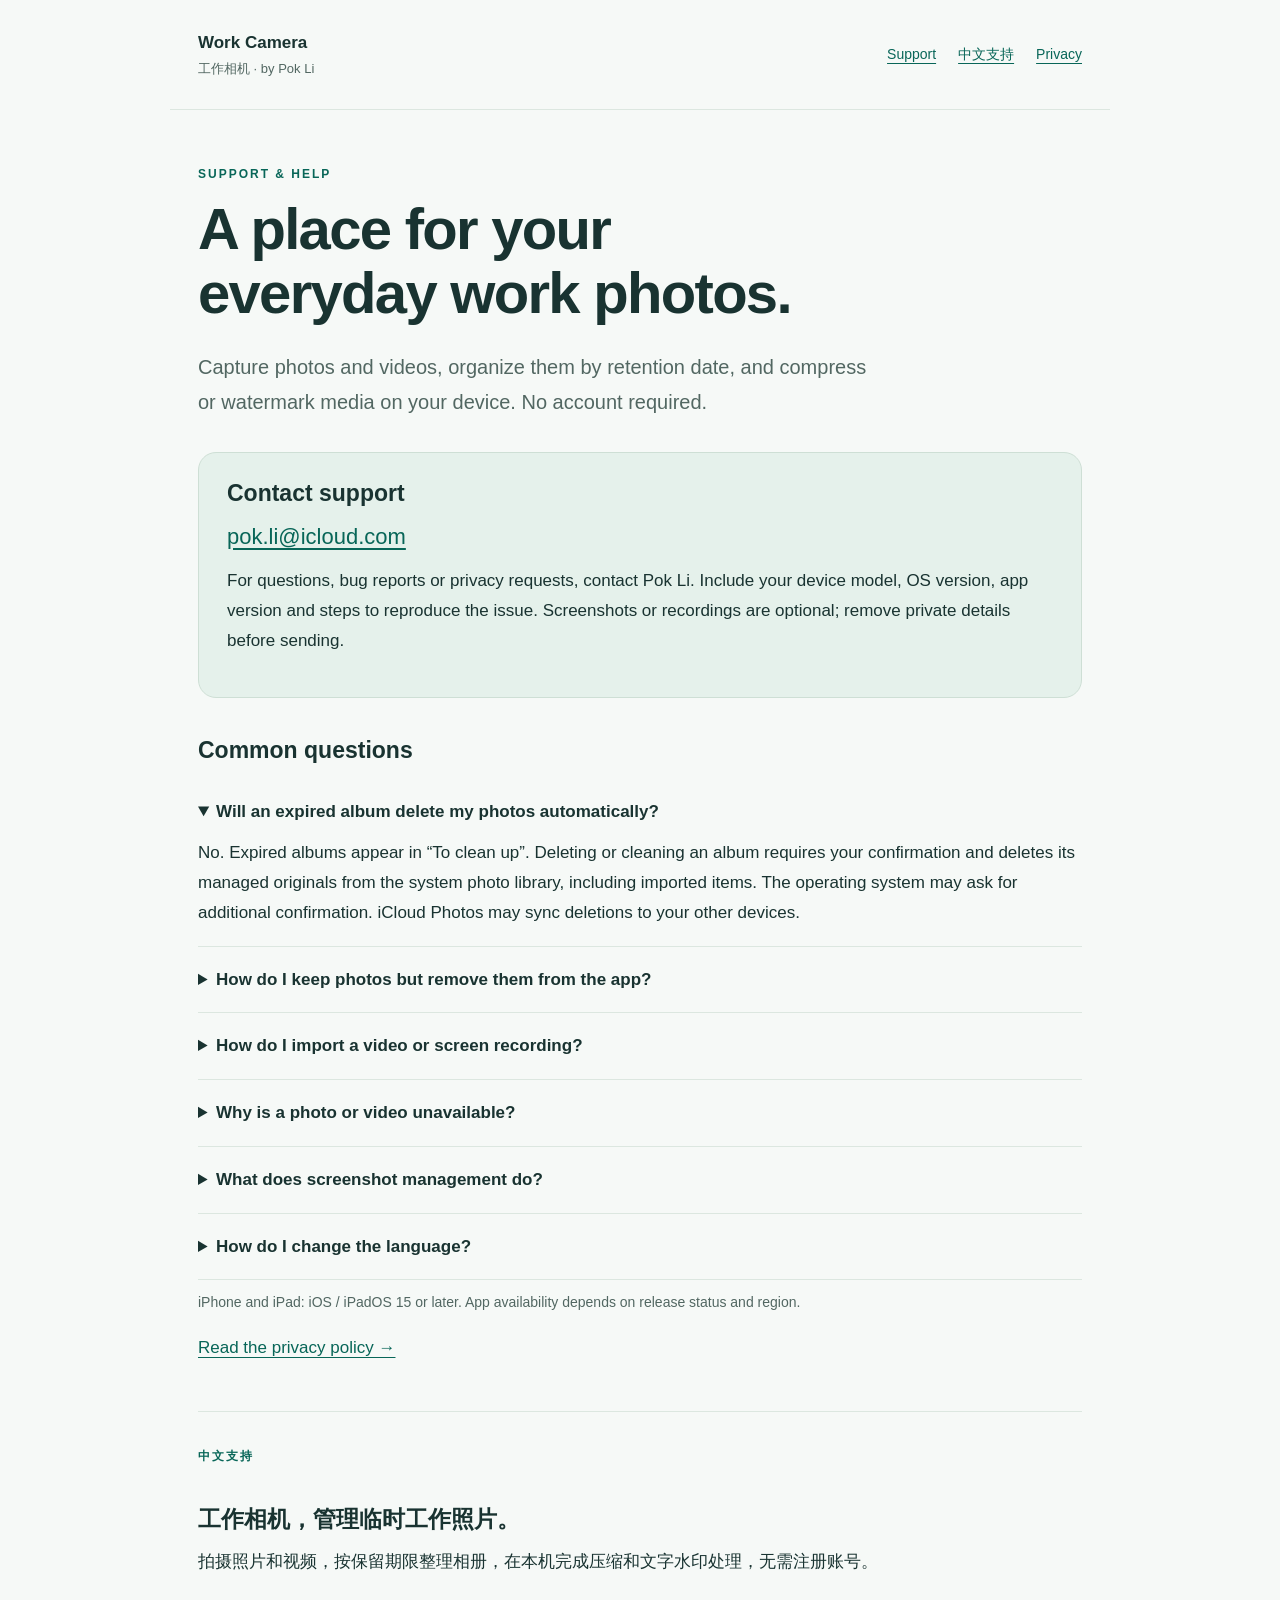
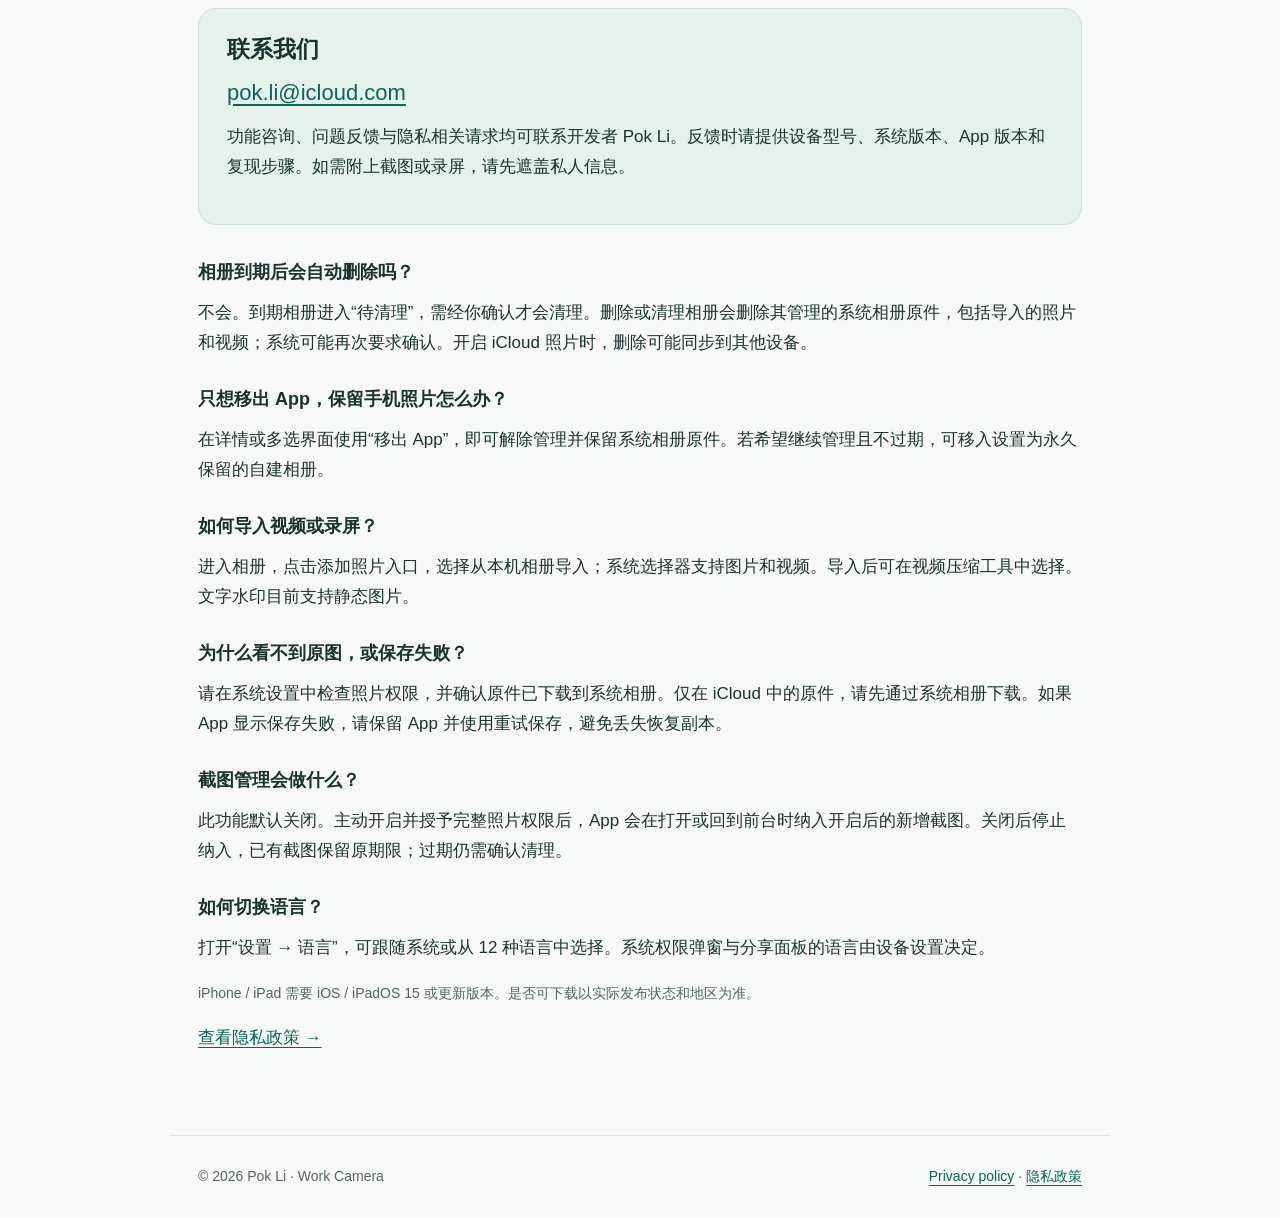
<file: index.html>
<!doctype html>
<html lang="en">
<head><meta charset="utf-8"><meta name="viewport" content="width=device-width,initial-scale=1"><meta name="description" content="Work Camera support: photo and video albums, compression, watermarks, permissions and privacy."><title>Work Camera — Support / 工作相机支持</title><link rel="stylesheet" href="styles.css"></head>
<body>
<header><a class="brand" href="index.html">Work Camera<small lang="zh-Hans">工作相机 · by Pok Li</small></a><nav aria-label="Navigation"><a href="#support">Support</a><a href="#zh" lang="zh-Hans">中文支持</a><a href="privacy.html">Privacy</a></nav></header>
<main>
<section id="support"><div class="eyebrow">Support &amp; help</div><h1>A place for your<br>everyday work photos.</h1><p class="intro">Capture photos and videos, organize them by retention date, and compress or watermark media on your device. No account required.</p>
<div class="contact"><h2>Contact support</h2><a href="mailto:pok.li@icloud.com">pok.li@icloud.com</a><p>For questions, bug reports or privacy requests, contact Pok Li. Include your device model, OS version, app version and steps to reproduce the issue. Screenshots or recordings are optional; remove private details before sending.</p></div>
<h2>Common questions</h2>
<details open><summary>Will an expired album delete my photos automatically?</summary><p>No. Expired albums appear in “To clean up”. Deleting or cleaning an album requires your confirmation and deletes its managed originals from the system photo library, including imported items. The operating system may ask for additional confirmation. iCloud Photos may sync deletions to your other devices.</p></details>
<details><summary>How do I keep photos but remove them from the app?</summary><p>Use “Remove from App” in the media detail or selection view. This removes app management while keeping originals in the system photo library. To keep managing media without an expiry date, move it to an album set to keep forever.</p></details>
<details><summary>How do I import a video or screen recording?</summary><p>Open an album, use its add-media action and choose the import option. Select photos or videos from the system picker. Then select the imported media in the compression or watermark tool. Text watermarks currently support still images.</p></details>
<details><summary>Why is a photo or video unavailable?</summary><p>Check photo permissions in system Settings and make sure the original is available locally in Photos. For cloud-only items, first download the original using Photos. If the app reports a failed save, keep the app installed and use its retry action to protect the recovery copy.</p></details>
<details><summary>What does screenshot management do?</summary><p>It is off by default. When enabled with full photo access, it adds new screenshots taken after activation to managed albums when the app opens or returns to the foreground. Turning it off stops new imports; existing managed items retain their expiry dates. Expiry still requires confirmed cleanup.</p></details>
<details><summary>How do I change the language?</summary><p>Open Settings → Language. Choose the system language or one of the 12 supported languages. System permission prompts and share sheets follow your device settings.</p></details>
<p class="meta">iPhone and iPad: iOS / iPadOS 15 or later. App availability depends on release status and region.</p>
<p><a href="privacy.html">Read the privacy policy →</a></p></section>
<section class="language" id="zh" lang="zh-Hans"><div class="eyebrow">中文支持</div><h2>工作相机，管理临时工作照片。</h2><p>拍摄照片和视频，按保留期限整理相册，在本机完成压缩和文字水印处理，无需注册账号。</p><div class="contact"><h2>联系我们</h2><a href="mailto:pok.li@icloud.com">pok.li@icloud.com</a><p>功能咨询、问题反馈与隐私相关请求均可联系开发者 Pok Li。反馈时请提供设备型号、系统版本、App 版本和复现步骤。如需附上截图或录屏，请先遮盖私人信息。</p></div>
<h3>相册到期后会自动删除吗？</h3><p>不会。到期相册进入“待清理”，需经你确认才会清理。删除或清理相册会删除其管理的系统相册原件，包括导入的照片和视频；系统可能再次要求确认。开启 iCloud 照片时，删除可能同步到其他设备。</p>
<h3>只想移出 App，保留手机照片怎么办？</h3><p>在详情或多选界面使用“移出 App”，即可解除管理并保留系统相册原件。若希望继续管理且不过期，可移入设置为永久保留的自建相册。</p>
<h3>如何导入视频或录屏？</h3><p>进入相册，点击添加照片入口，选择从本机相册导入；系统选择器支持图片和视频。导入后可在视频压缩工具中选择。文字水印目前支持静态图片。</p>
<h3>为什么看不到原图，或保存失败？</h3><p>请在系统设置中检查照片权限，并确认原件已下载到系统相册。仅在 iCloud 中的原件，请先通过系统相册下载。如果 App 显示保存失败，请保留 App 并使用重试保存，避免丢失恢复副本。</p>
<h3>截图管理会做什么？</h3><p>此功能默认关闭。主动开启并授予完整照片权限后，App 会在打开或回到前台时纳入开启后的新增截图。关闭后停止纳入，已有截图保留原期限；过期仍需确认清理。</p>
<h3>如何切换语言？</h3><p>打开“设置 → 语言”，可跟随系统或从 12 种语言中选择。系统权限弹窗与分享面板的语言由设备设置决定。</p><p class="meta">iPhone / iPad 需要 iOS / iPadOS 15 或更新版本。是否可下载以实际发布状态和地区为准。</p><p><a href="privacy-zh.html">查看隐私政策 →</a></p></section>
</main><footer><span>© 2026 Pok Li · Work Camera</span><span><a href="privacy.html">Privacy policy</a> · <a href="privacy-zh.html" lang="zh-Hans">隐私政策</a></span></footer>
</body></html>
</file>
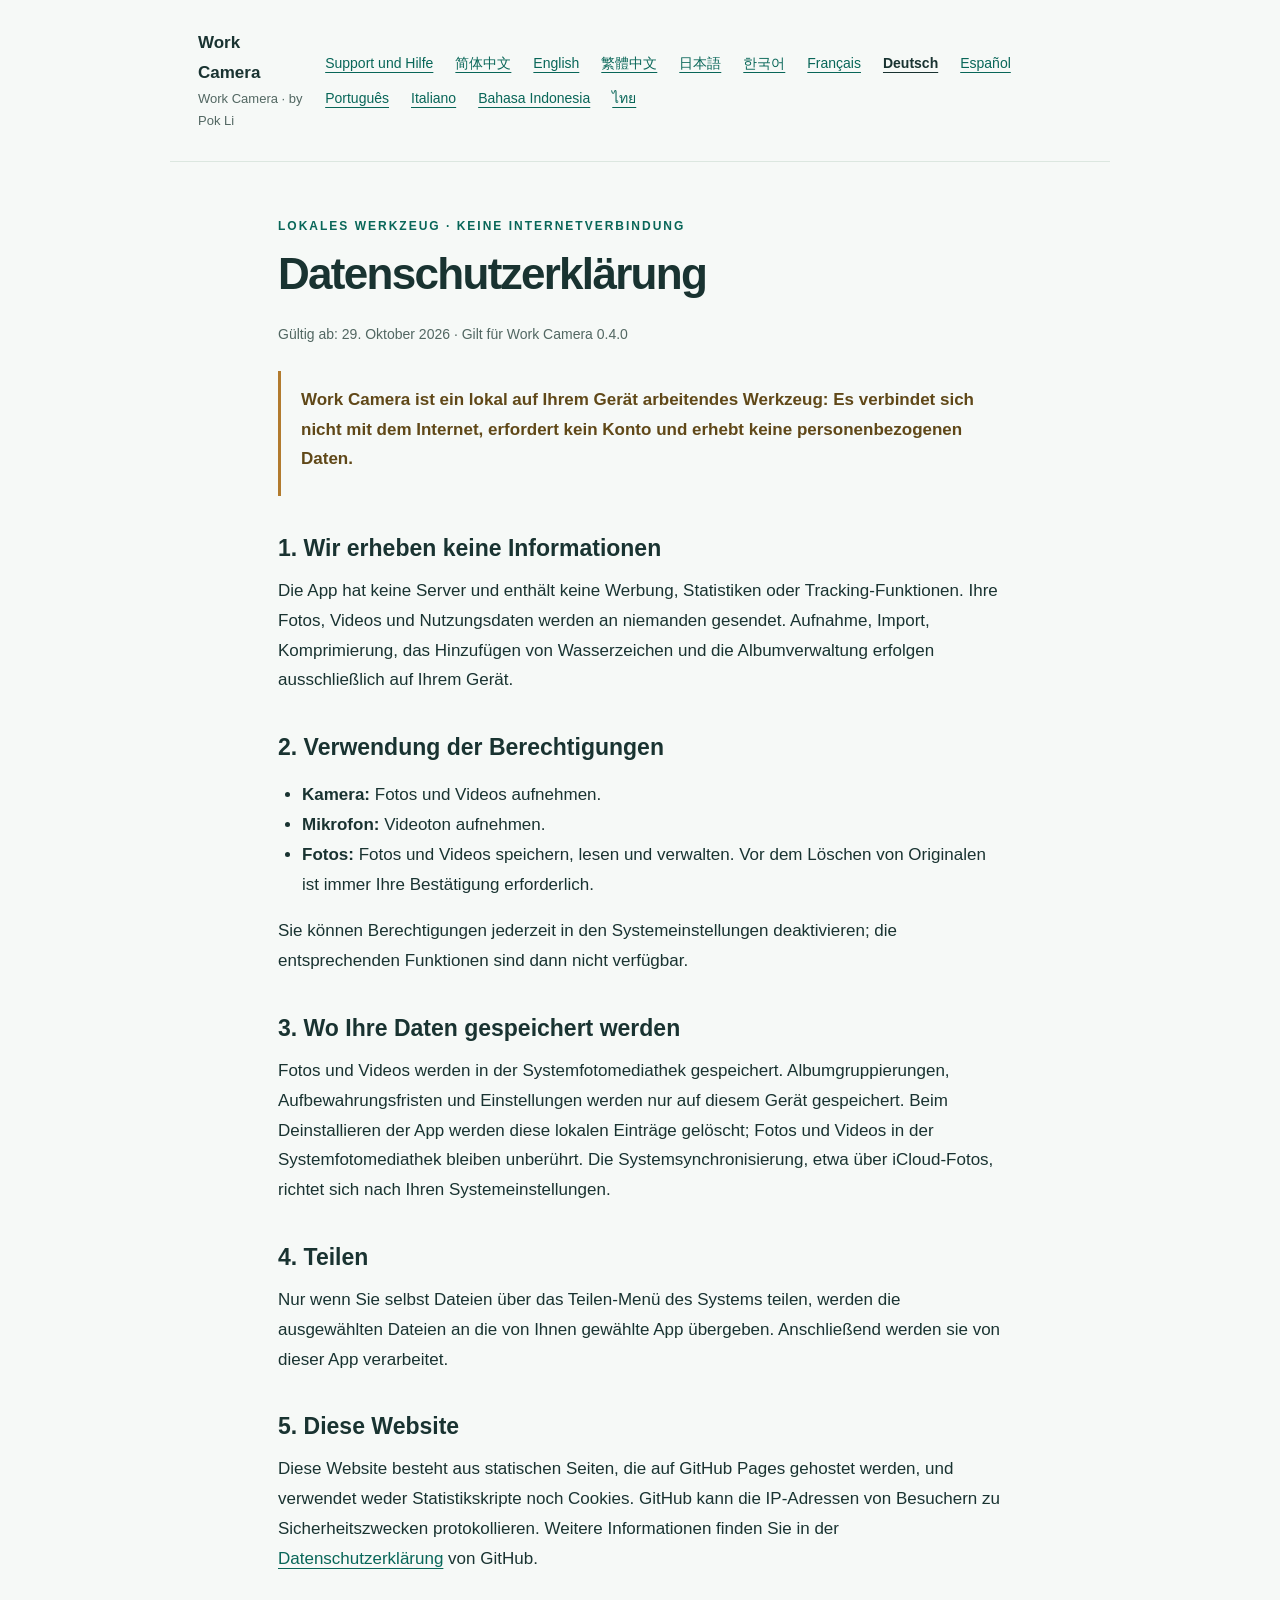
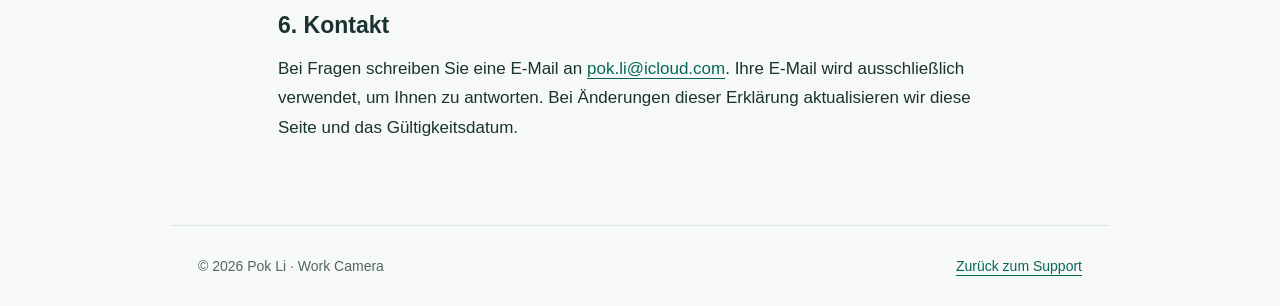
<file: privacy-de.html>
<!doctype html>
<html lang="de"><head><meta charset="utf-8"><meta name="viewport" content="width=device-width,initial-scale=1"><meta name="description" content="Datenschutzerklärung für Work Camera: ein lokales Werkzeug ohne Internetverbindung und ohne Erhebung personenbezogener Daten."><title>Datenschutzerklärung — Work Camera</title><link rel="stylesheet" href="styles.css"></head><body>
<header><a class="brand" href="index.html">Work Camera<small>Work Camera · by Pok Li</small></a><nav aria-label="Navigation"><a href="index.html">Support und Hilfe</a><a href="privacy-zh.html" lang="zh-Hans" hreflang="zh-Hans">简体中文</a><a href="privacy.html" lang="en" hreflang="en">English</a><a href="privacy-zh-Hant.html" lang="zh-Hant" hreflang="zh-Hant">繁體中文</a><a href="privacy-ja.html" lang="ja" hreflang="ja">日本語</a><a href="privacy-ko.html" lang="ko" hreflang="ko">한국어</a><a href="privacy-fr.html" lang="fr" hreflang="fr">Français</a><span lang="de" aria-current="page">Deutsch</span><a href="privacy-es.html" lang="es" hreflang="es">Español</a><a href="privacy-pt.html" lang="pt" hreflang="pt">Português</a><a href="privacy-it.html" lang="it" hreflang="it">Italiano</a><a href="privacy-id.html" lang="id" hreflang="id">Bahasa Indonesia</a><a href="privacy-th.html" lang="th" hreflang="th">ไทย</a></nav></header>
<main class="policy"><div class="eyebrow">Lokales Werkzeug · Keine Internetverbindung</div><h1>Datenschutzerklärung</h1><p class="meta">Gültig ab: 29. Oktober 2026 · Gilt für Work Camera 0.4.0</p>
<div class="notice"><p><strong>Work Camera ist ein lokal auf Ihrem Gerät arbeitendes Werkzeug: Es verbindet sich nicht mit dem Internet, erfordert kein Konto und erhebt keine personenbezogenen Daten.</strong></p></div>
<h2>1. Wir erheben keine Informationen</h2><p>Die App hat keine Server und enthält keine Werbung, Statistiken oder Tracking-Funktionen. Ihre Fotos, Videos und Nutzungsdaten werden an niemanden gesendet. Aufnahme, Import, Komprimierung, das Hinzufügen von Wasserzeichen und die Albumverwaltung erfolgen ausschließlich auf Ihrem Gerät.</p>
<h2>2. Verwendung der Berechtigungen</h2><ul><li><strong>Kamera:</strong> Fotos und Videos aufnehmen.</li><li><strong>Mikrofon:</strong> Videoton aufnehmen.</li><li><strong>Fotos:</strong> Fotos und Videos speichern, lesen und verwalten. Vor dem Löschen von Originalen ist immer Ihre Bestätigung erforderlich.</li></ul><p>Sie können Berechtigungen jederzeit in den Systemeinstellungen deaktivieren; die entsprechenden Funktionen sind dann nicht verfügbar.</p>
<h2>3. Wo Ihre Daten gespeichert werden</h2><p>Fotos und Videos werden in der Systemfotomediathek gespeichert. Albumgruppierungen, Aufbewahrungsfristen und Einstellungen werden nur auf diesem Gerät gespeichert. Beim Deinstallieren der App werden diese lokalen Einträge gelöscht; Fotos und Videos in der Systemfotomediathek bleiben unberührt. Die Systemsynchronisierung, etwa über iCloud-Fotos, richtet sich nach Ihren Systemeinstellungen.</p>
<h2>4. Teilen</h2><p>Nur wenn Sie selbst Dateien über das Teilen-Menü des Systems teilen, werden die ausgewählten Dateien an die von Ihnen gewählte App übergeben. Anschließend werden sie von dieser App verarbeitet.</p>
<h2>5. Diese Website</h2><p>Diese Website besteht aus statischen Seiten, die auf GitHub Pages gehostet werden, und verwendet weder Statistikskripte noch Cookies. GitHub kann die IP-Adressen von Besuchern zu Sicherheitszwecken protokollieren. Weitere Informationen finden Sie in der <a href="https://docs.github.com/en/site-policy/privacy-policies/github-general-privacy-statement">Datenschutzerklärung</a> von GitHub.</p>
<h2>6. Kontakt</h2><p>Bei Fragen schreiben Sie eine E-Mail an <a href="mailto:pok.li@icloud.com">pok.li@icloud.com</a>. Ihre E-Mail wird ausschließlich verwendet, um Ihnen zu antworten. Bei Änderungen dieser Erklärung aktualisieren wir diese Seite und das Gültigkeitsdatum.</p>
</main><footer><span>© 2026 Pok Li · Work Camera</span><a href="index.html">Zurück zum Support</a></footer></body></html>
</file>
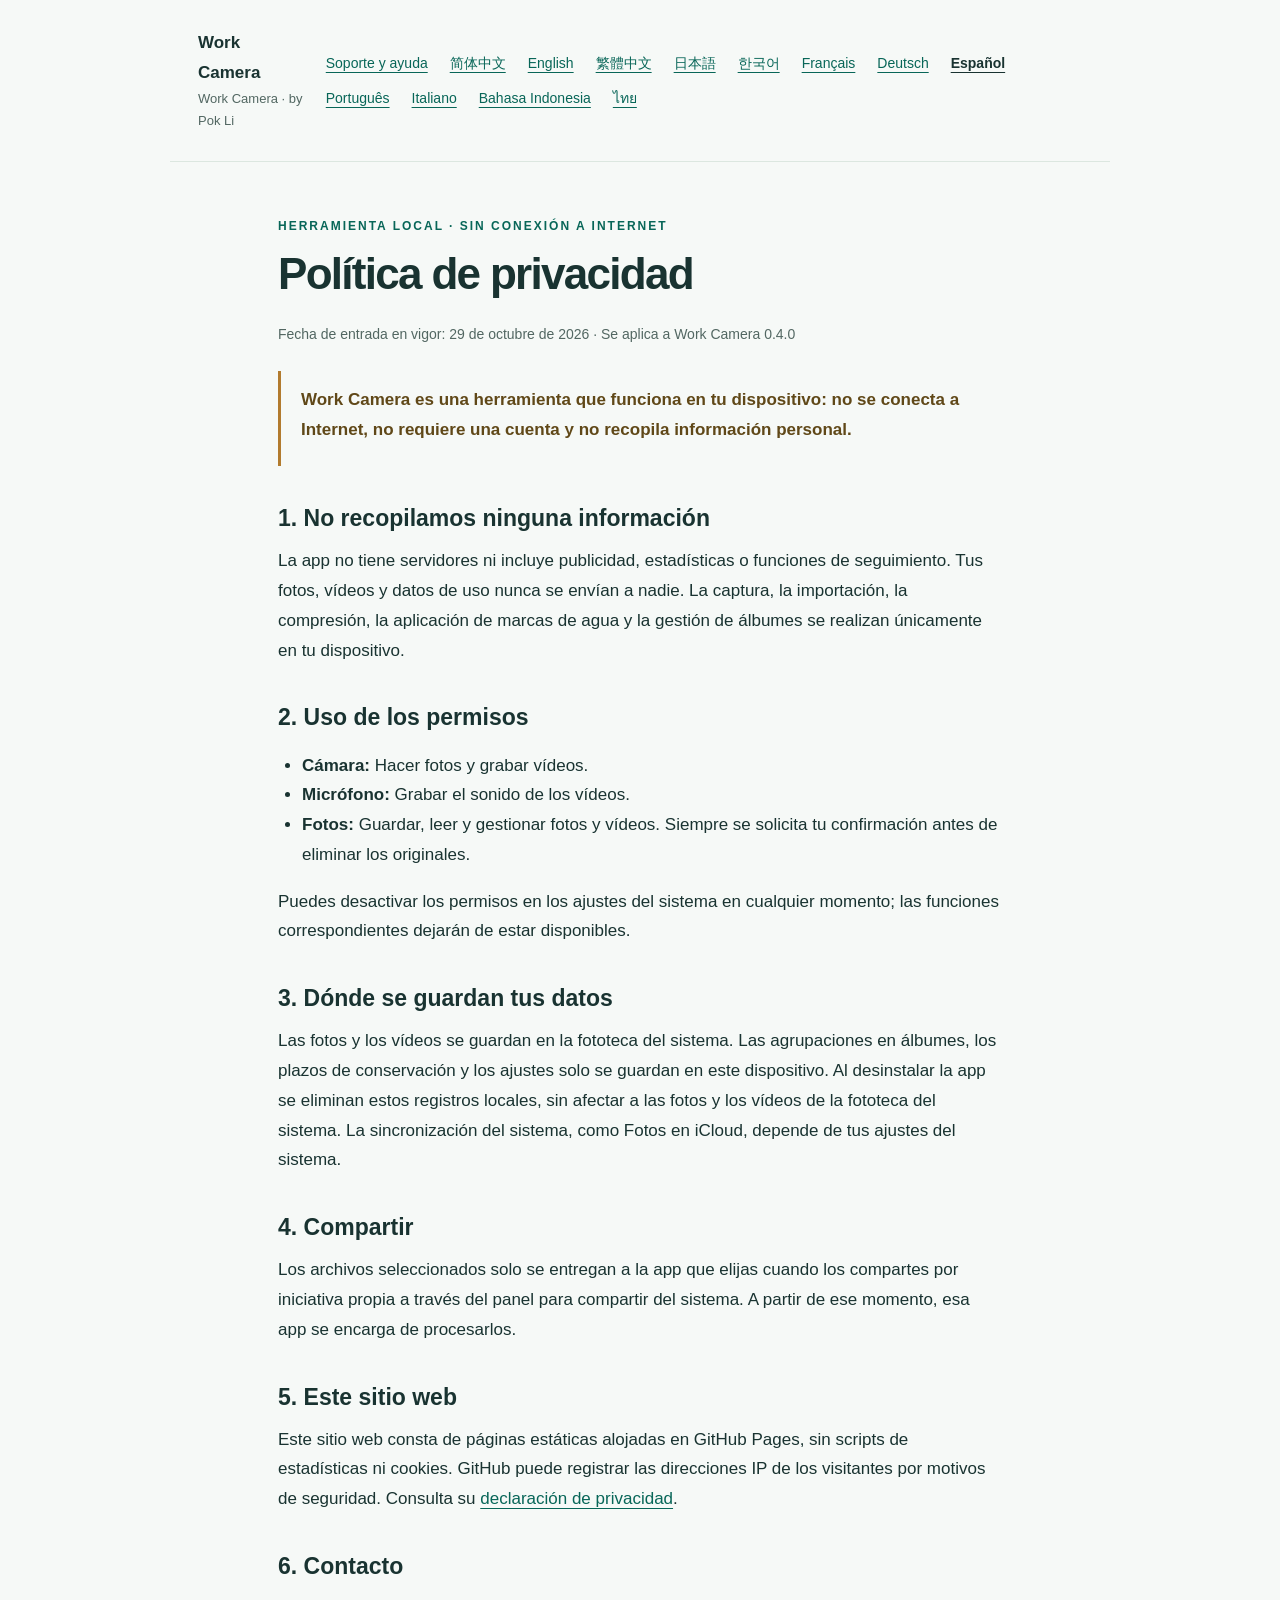
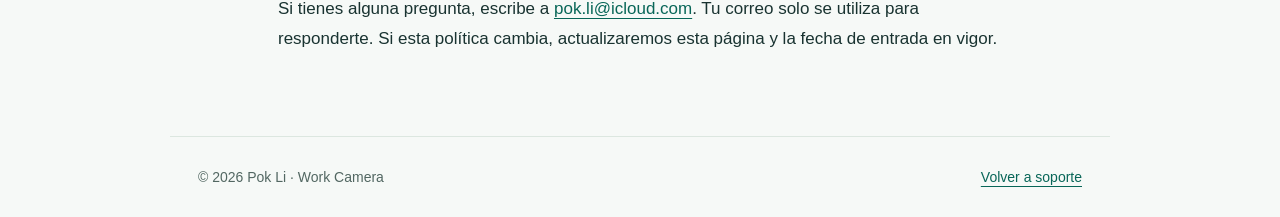
<file: privacy-es.html>
<!doctype html>
<html lang="es"><head><meta charset="utf-8"><meta name="viewport" content="width=device-width,initial-scale=1"><meta name="description" content="Política de privacidad de Work Camera: una herramienta local que no se conecta a Internet ni recopila información personal."><title>Política de privacidad — Work Camera</title><link rel="stylesheet" href="styles.css"></head><body>
<header><a class="brand" href="index.html">Work Camera<small>Work Camera · by Pok Li</small></a><nav aria-label="Navegación"><a href="index.html">Soporte y ayuda</a><a href="privacy-zh.html" lang="zh-Hans" hreflang="zh-Hans">简体中文</a><a href="privacy.html" lang="en" hreflang="en">English</a><a href="privacy-zh-Hant.html" lang="zh-Hant" hreflang="zh-Hant">繁體中文</a><a href="privacy-ja.html" lang="ja" hreflang="ja">日本語</a><a href="privacy-ko.html" lang="ko" hreflang="ko">한국어</a><a href="privacy-fr.html" lang="fr" hreflang="fr">Français</a><a href="privacy-de.html" lang="de" hreflang="de">Deutsch</a><span lang="es" aria-current="page">Español</span><a href="privacy-pt.html" lang="pt" hreflang="pt">Português</a><a href="privacy-it.html" lang="it" hreflang="it">Italiano</a><a href="privacy-id.html" lang="id" hreflang="id">Bahasa Indonesia</a><a href="privacy-th.html" lang="th" hreflang="th">ไทย</a></nav></header>
<main class="policy"><div class="eyebrow">Herramienta local · Sin conexión a Internet</div><h1>Política de privacidad</h1><p class="meta">Fecha de entrada en vigor: 29 de octubre de 2026 · Se aplica a Work Camera 0.4.0</p>
<div class="notice"><p><strong>Work Camera es una herramienta que funciona en tu dispositivo: no se conecta a Internet, no requiere una cuenta y no recopila información personal.</strong></p></div>
<h2>1. No recopilamos ninguna información</h2><p>La app no tiene servidores ni incluye publicidad, estadísticas o funciones de seguimiento. Tus fotos, vídeos y datos de uso nunca se envían a nadie. La captura, la importación, la compresión, la aplicación de marcas de agua y la gestión de álbumes se realizan únicamente en tu dispositivo.</p>
<h2>2. Uso de los permisos</h2><ul><li><strong>Cámara:</strong> Hacer fotos y grabar vídeos.</li><li><strong>Micrófono:</strong> Grabar el sonido de los vídeos.</li><li><strong>Fotos:</strong> Guardar, leer y gestionar fotos y vídeos. Siempre se solicita tu confirmación antes de eliminar los originales.</li></ul><p>Puedes desactivar los permisos en los ajustes del sistema en cualquier momento; las funciones correspondientes dejarán de estar disponibles.</p>
<h2>3. Dónde se guardan tus datos</h2><p>Las fotos y los vídeos se guardan en la fototeca del sistema. Las agrupaciones en álbumes, los plazos de conservación y los ajustes solo se guardan en este dispositivo. Al desinstalar la app se eliminan estos registros locales, sin afectar a las fotos y los vídeos de la fototeca del sistema. La sincronización del sistema, como Fotos en iCloud, depende de tus ajustes del sistema.</p>
<h2>4. Compartir</h2><p>Los archivos seleccionados solo se entregan a la app que elijas cuando los compartes por iniciativa propia a través del panel para compartir del sistema. A partir de ese momento, esa app se encarga de procesarlos.</p>
<h2>5. Este sitio web</h2><p>Este sitio web consta de páginas estáticas alojadas en GitHub Pages, sin scripts de estadísticas ni cookies. GitHub puede registrar las direcciones IP de los visitantes por motivos de seguridad. Consulta su <a href="https://docs.github.com/en/site-policy/privacy-policies/github-general-privacy-statement">declaración de privacidad</a>.</p>
<h2>6. Contacto</h2><p>Si tienes alguna pregunta, escribe a <a href="mailto:pok.li@icloud.com">pok.li@icloud.com</a>. Tu correo solo se utiliza para responderte. Si esta política cambia, actualizaremos esta página y la fecha de entrada en vigor.</p>
</main><footer><span>© 2026 Pok Li · Work Camera</span><a href="index.html">Volver a soporte</a></footer></body></html>
</file>
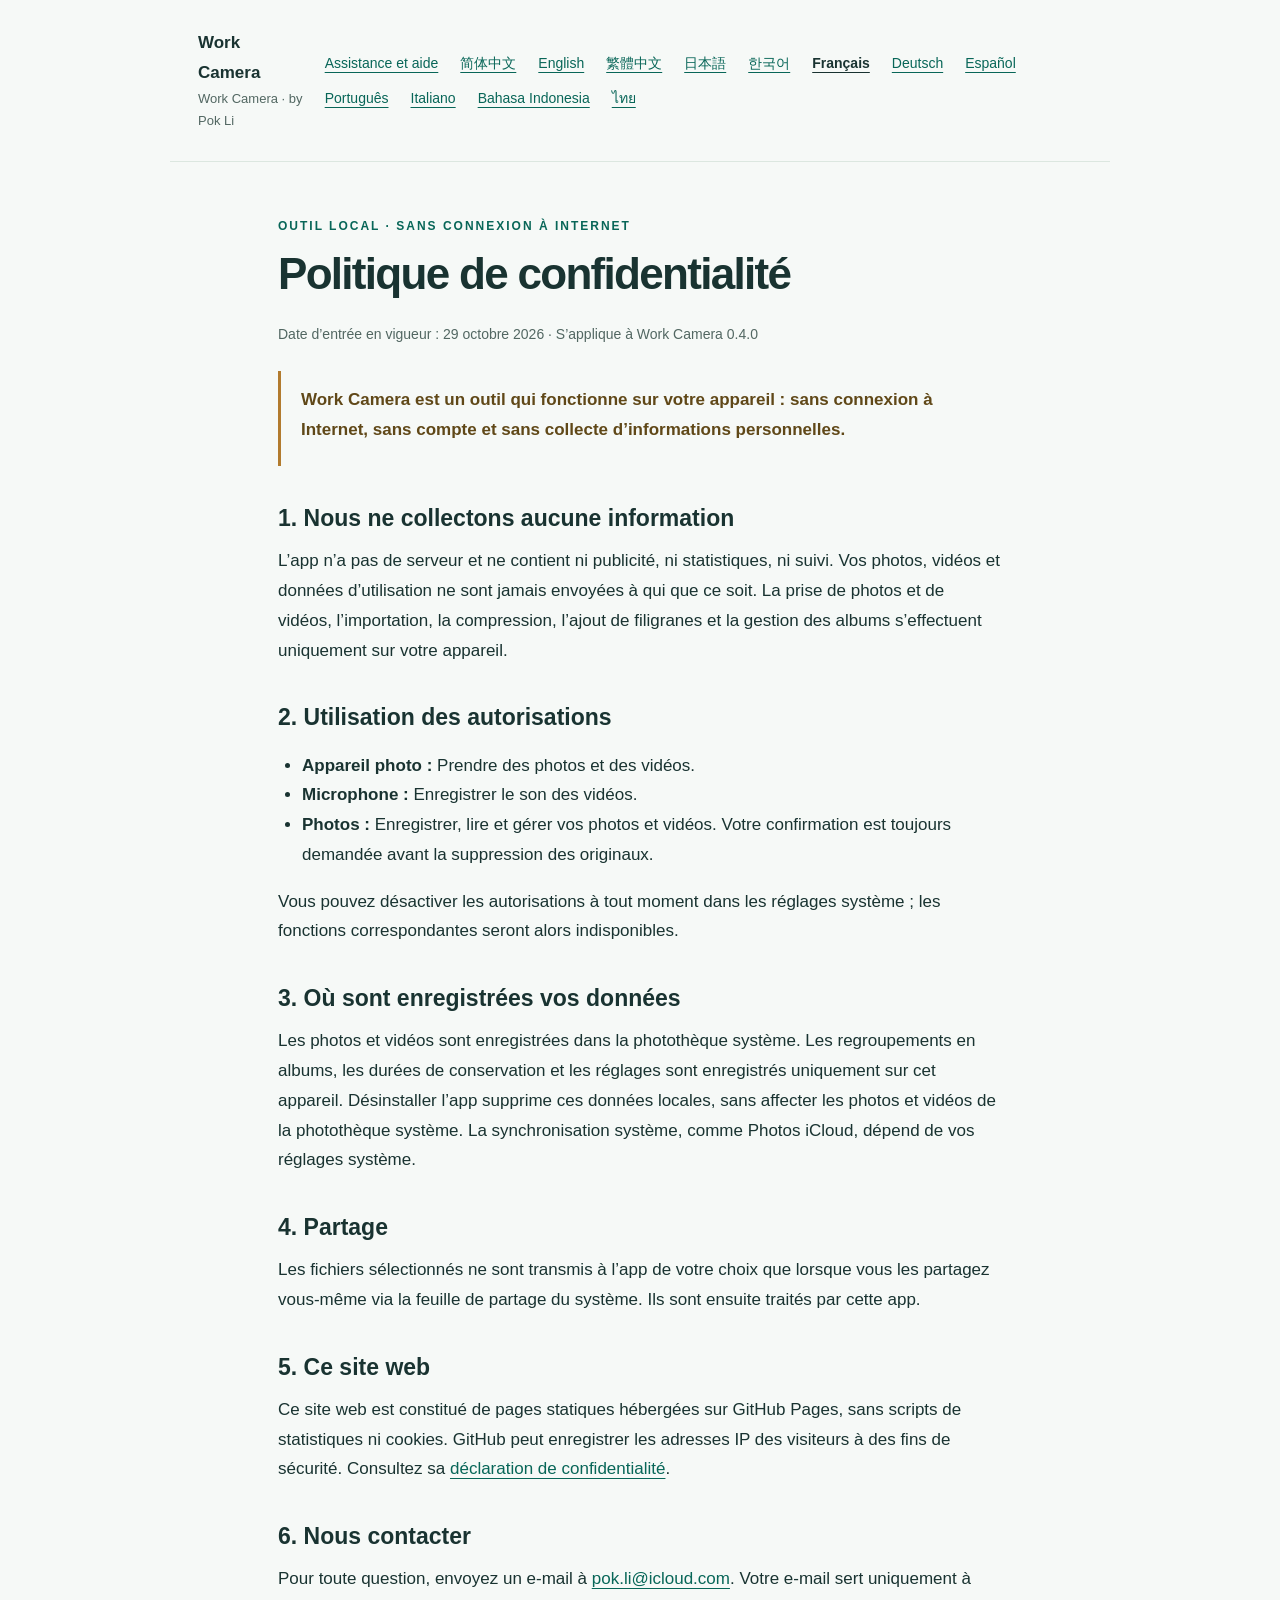
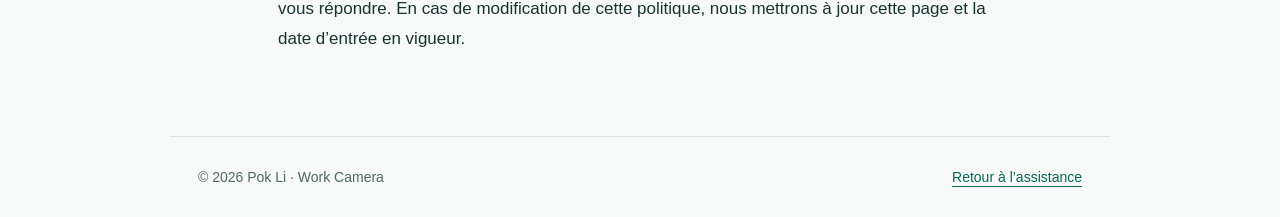
<file: privacy-fr.html>
<!doctype html>
<html lang="fr"><head><meta charset="utf-8"><meta name="viewport" content="width=device-width,initial-scale=1"><meta name="description" content="Politique de confidentialité de Work Camera : un outil local, sans connexion à Internet ni collecte d’informations personnelles."><title>Politique de confidentialité — Work Camera</title><link rel="stylesheet" href="styles.css"></head><body>
<header><a class="brand" href="index.html">Work Camera<small>Work Camera · by Pok Li</small></a><nav aria-label="Navigation"><a href="index.html">Assistance et aide</a><a href="privacy-zh.html" lang="zh-Hans" hreflang="zh-Hans">简体中文</a><a href="privacy.html" lang="en" hreflang="en">English</a><a href="privacy-zh-Hant.html" lang="zh-Hant" hreflang="zh-Hant">繁體中文</a><a href="privacy-ja.html" lang="ja" hreflang="ja">日本語</a><a href="privacy-ko.html" lang="ko" hreflang="ko">한국어</a><span lang="fr" aria-current="page">Français</span><a href="privacy-de.html" lang="de" hreflang="de">Deutsch</a><a href="privacy-es.html" lang="es" hreflang="es">Español</a><a href="privacy-pt.html" lang="pt" hreflang="pt">Português</a><a href="privacy-it.html" lang="it" hreflang="it">Italiano</a><a href="privacy-id.html" lang="id" hreflang="id">Bahasa Indonesia</a><a href="privacy-th.html" lang="th" hreflang="th">ไทย</a></nav></header>
<main class="policy"><div class="eyebrow">Outil local · Sans connexion à Internet</div><h1>Politique de confidentialité</h1><p class="meta">Date d’entrée en vigueur : 29 octobre 2026 · S’applique à Work Camera 0.4.0</p>
<div class="notice"><p><strong>Work Camera est un outil qui fonctionne sur votre appareil : sans connexion à Internet, sans compte et sans collecte d’informations personnelles.</strong></p></div>
<h2>1. Nous ne collectons aucune information</h2><p>L’app n’a pas de serveur et ne contient ni publicité, ni statistiques, ni suivi. Vos photos, vidéos et données d’utilisation ne sont jamais envoyées à qui que ce soit. La prise de photos et de vidéos, l’importation, la compression, l’ajout de filigranes et la gestion des albums s’effectuent uniquement sur votre appareil.</p>
<h2>2. Utilisation des autorisations</h2><ul><li><strong>Appareil photo :</strong> Prendre des photos et des vidéos.</li><li><strong>Microphone :</strong> Enregistrer le son des vidéos.</li><li><strong>Photos :</strong> Enregistrer, lire et gérer vos photos et vidéos. Votre confirmation est toujours demandée avant la suppression des originaux.</li></ul><p>Vous pouvez désactiver les autorisations à tout moment dans les réglages système ; les fonctions correspondantes seront alors indisponibles.</p>
<h2>3. Où sont enregistrées vos données</h2><p>Les photos et vidéos sont enregistrées dans la photothèque système. Les regroupements en albums, les durées de conservation et les réglages sont enregistrés uniquement sur cet appareil. Désinstaller l’app supprime ces données locales, sans affecter les photos et vidéos de la photothèque système. La synchronisation système, comme Photos iCloud, dépend de vos réglages système.</p>
<h2>4. Partage</h2><p>Les fichiers sélectionnés ne sont transmis à l’app de votre choix que lorsque vous les partagez vous-même via la feuille de partage du système. Ils sont ensuite traités par cette app.</p>
<h2>5. Ce site web</h2><p>Ce site web est constitué de pages statiques hébergées sur GitHub Pages, sans scripts de statistiques ni cookies. GitHub peut enregistrer les adresses IP des visiteurs à des fins de sécurité. Consultez sa <a href="https://docs.github.com/en/site-policy/privacy-policies/github-general-privacy-statement">déclaration de confidentialité</a>.</p>
<h2>6. Nous contacter</h2><p>Pour toute question, envoyez un e-mail à <a href="mailto:pok.li@icloud.com">pok.li@icloud.com</a>. Votre e-mail sert uniquement à vous répondre. En cas de modification de cette politique, nous mettrons à jour cette page et la date d’entrée en vigueur.</p>
</main><footer><span>© 2026 Pok Li · Work Camera</span><a href="index.html">Retour à l’assistance</a></footer></body></html>
</file>
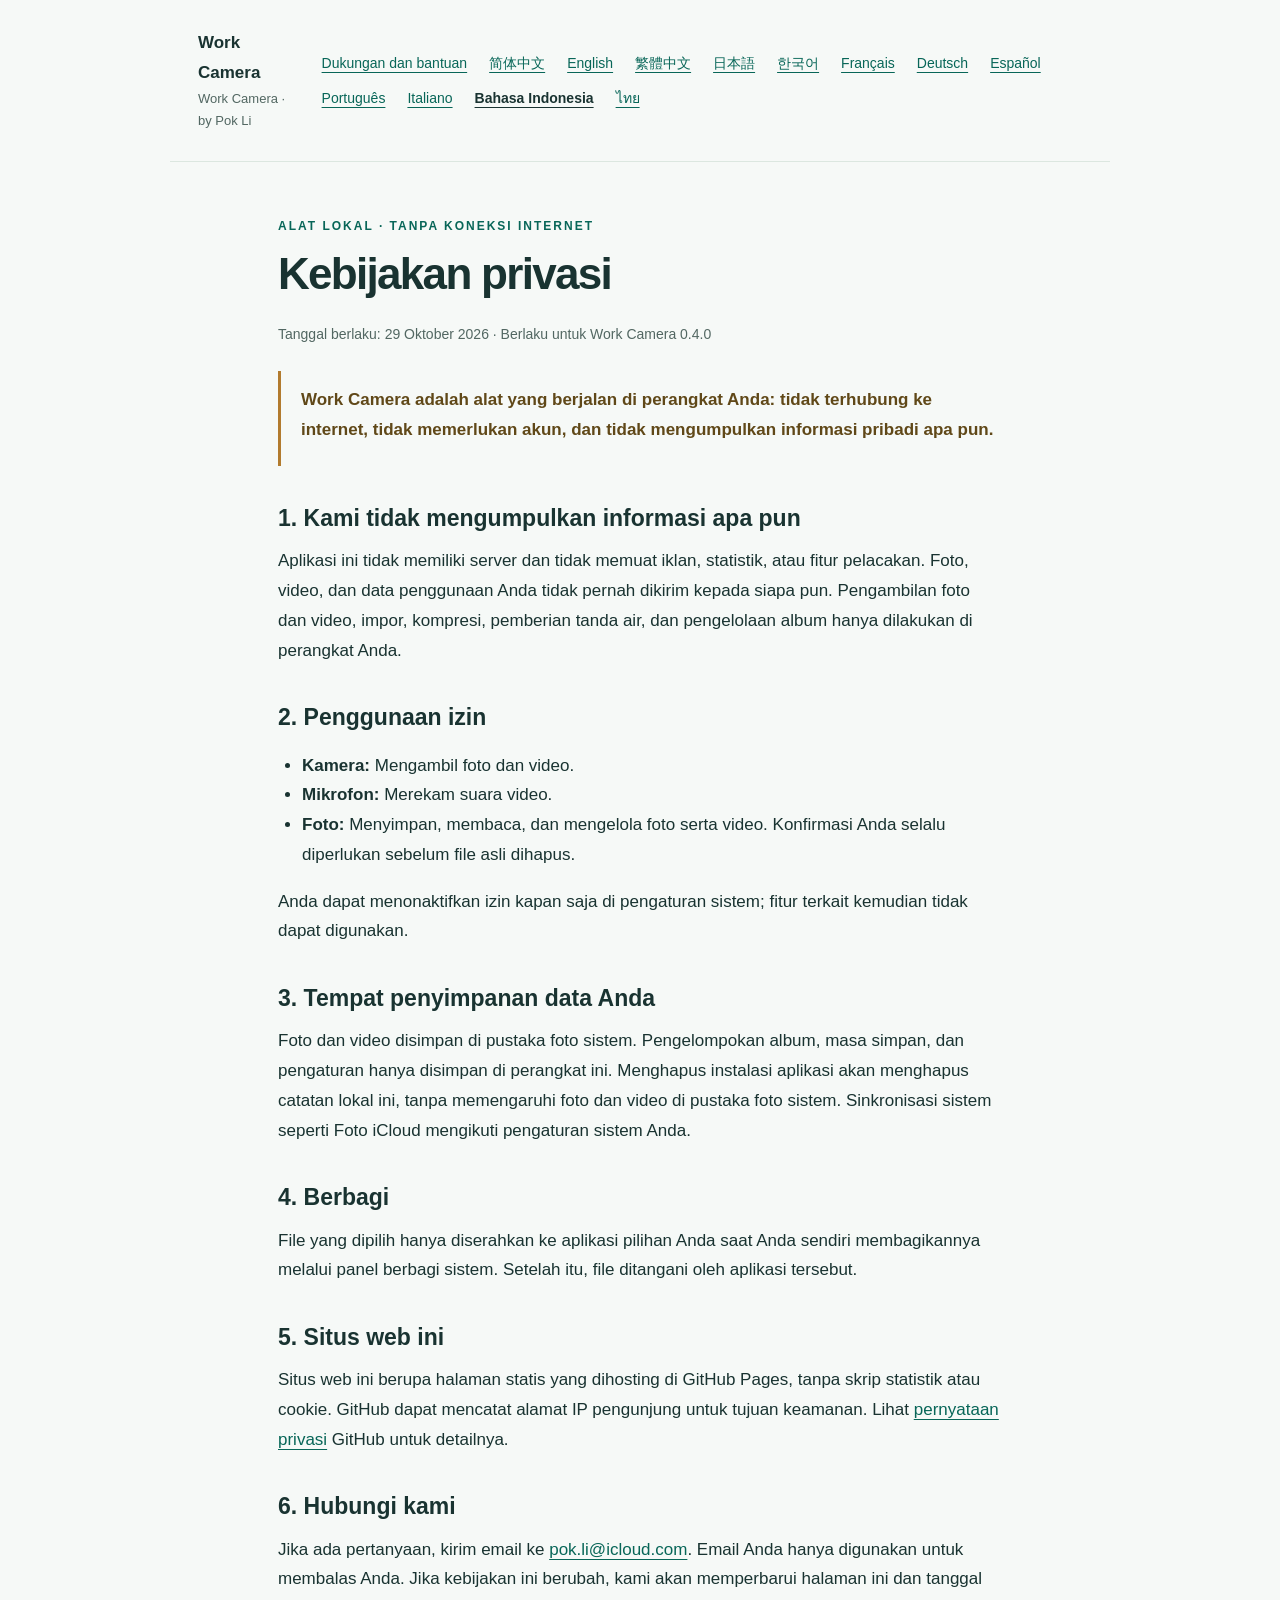
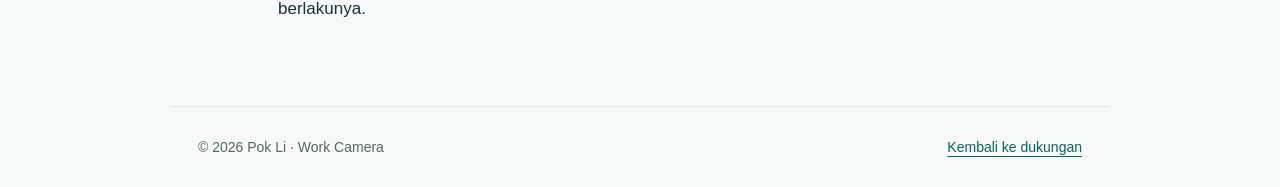
<file: privacy-id.html>
<!doctype html>
<html lang="id"><head><meta charset="utf-8"><meta name="viewport" content="width=device-width,initial-scale=1"><meta name="description" content="Kebijakan privasi Work Camera: alat lokal yang tidak terhubung ke internet dan tidak mengumpulkan informasi pribadi apa pun."><title>Kebijakan privasi — Work Camera</title><link rel="stylesheet" href="styles.css"></head><body>
<header><a class="brand" href="index.html">Work Camera<small>Work Camera · by Pok Li</small></a><nav aria-label="Navigasi"><a href="index.html">Dukungan dan bantuan</a><a href="privacy-zh.html" lang="zh-Hans" hreflang="zh-Hans">简体中文</a><a href="privacy.html" lang="en" hreflang="en">English</a><a href="privacy-zh-Hant.html" lang="zh-Hant" hreflang="zh-Hant">繁體中文</a><a href="privacy-ja.html" lang="ja" hreflang="ja">日本語</a><a href="privacy-ko.html" lang="ko" hreflang="ko">한국어</a><a href="privacy-fr.html" lang="fr" hreflang="fr">Français</a><a href="privacy-de.html" lang="de" hreflang="de">Deutsch</a><a href="privacy-es.html" lang="es" hreflang="es">Español</a><a href="privacy-pt.html" lang="pt" hreflang="pt">Português</a><a href="privacy-it.html" lang="it" hreflang="it">Italiano</a><span lang="id" aria-current="page">Bahasa Indonesia</span><a href="privacy-th.html" lang="th" hreflang="th">ไทย</a></nav></header>
<main class="policy"><div class="eyebrow">Alat lokal · Tanpa koneksi internet</div><h1>Kebijakan privasi</h1><p class="meta">Tanggal berlaku: 29 Oktober 2026 · Berlaku untuk Work Camera 0.4.0</p>
<div class="notice"><p><strong>Work Camera adalah alat yang berjalan di perangkat Anda: tidak terhubung ke internet, tidak memerlukan akun, dan tidak mengumpulkan informasi pribadi apa pun.</strong></p></div>
<h2>1. Kami tidak mengumpulkan informasi apa pun</h2><p>Aplikasi ini tidak memiliki server dan tidak memuat iklan, statistik, atau fitur pelacakan. Foto, video, dan data penggunaan Anda tidak pernah dikirim kepada siapa pun. Pengambilan foto dan video, impor, kompresi, pemberian tanda air, dan pengelolaan album hanya dilakukan di perangkat Anda.</p>
<h2>2. Penggunaan izin</h2><ul><li><strong>Kamera:</strong> Mengambil foto dan video.</li><li><strong>Mikrofon:</strong> Merekam suara video.</li><li><strong>Foto:</strong> Menyimpan, membaca, dan mengelola foto serta video. Konfirmasi Anda selalu diperlukan sebelum file asli dihapus.</li></ul><p>Anda dapat menonaktifkan izin kapan saja di pengaturan sistem; fitur terkait kemudian tidak dapat digunakan.</p>
<h2>3. Tempat penyimpanan data Anda</h2><p>Foto dan video disimpan di pustaka foto sistem. Pengelompokan album, masa simpan, dan pengaturan hanya disimpan di perangkat ini. Menghapus instalasi aplikasi akan menghapus catatan lokal ini, tanpa memengaruhi foto dan video di pustaka foto sistem. Sinkronisasi sistem seperti Foto iCloud mengikuti pengaturan sistem Anda.</p>
<h2>4. Berbagi</h2><p>File yang dipilih hanya diserahkan ke aplikasi pilihan Anda saat Anda sendiri membagikannya melalui panel berbagi sistem. Setelah itu, file ditangani oleh aplikasi tersebut.</p>
<h2>5. Situs web ini</h2><p>Situs web ini berupa halaman statis yang dihosting di GitHub Pages, tanpa skrip statistik atau cookie. GitHub dapat mencatat alamat IP pengunjung untuk tujuan keamanan. Lihat <a href="https://docs.github.com/en/site-policy/privacy-policies/github-general-privacy-statement">pernyataan privasi</a> GitHub untuk detailnya.</p>
<h2>6. Hubungi kami</h2><p>Jika ada pertanyaan, kirim email ke <a href="mailto:pok.li@icloud.com">pok.li@icloud.com</a>. Email Anda hanya digunakan untuk membalas Anda. Jika kebijakan ini berubah, kami akan memperbarui halaman ini dan tanggal berlakunya.</p>
</main><footer><span>© 2026 Pok Li · Work Camera</span><a href="index.html">Kembali ke dukungan</a></footer></body></html>
</file>
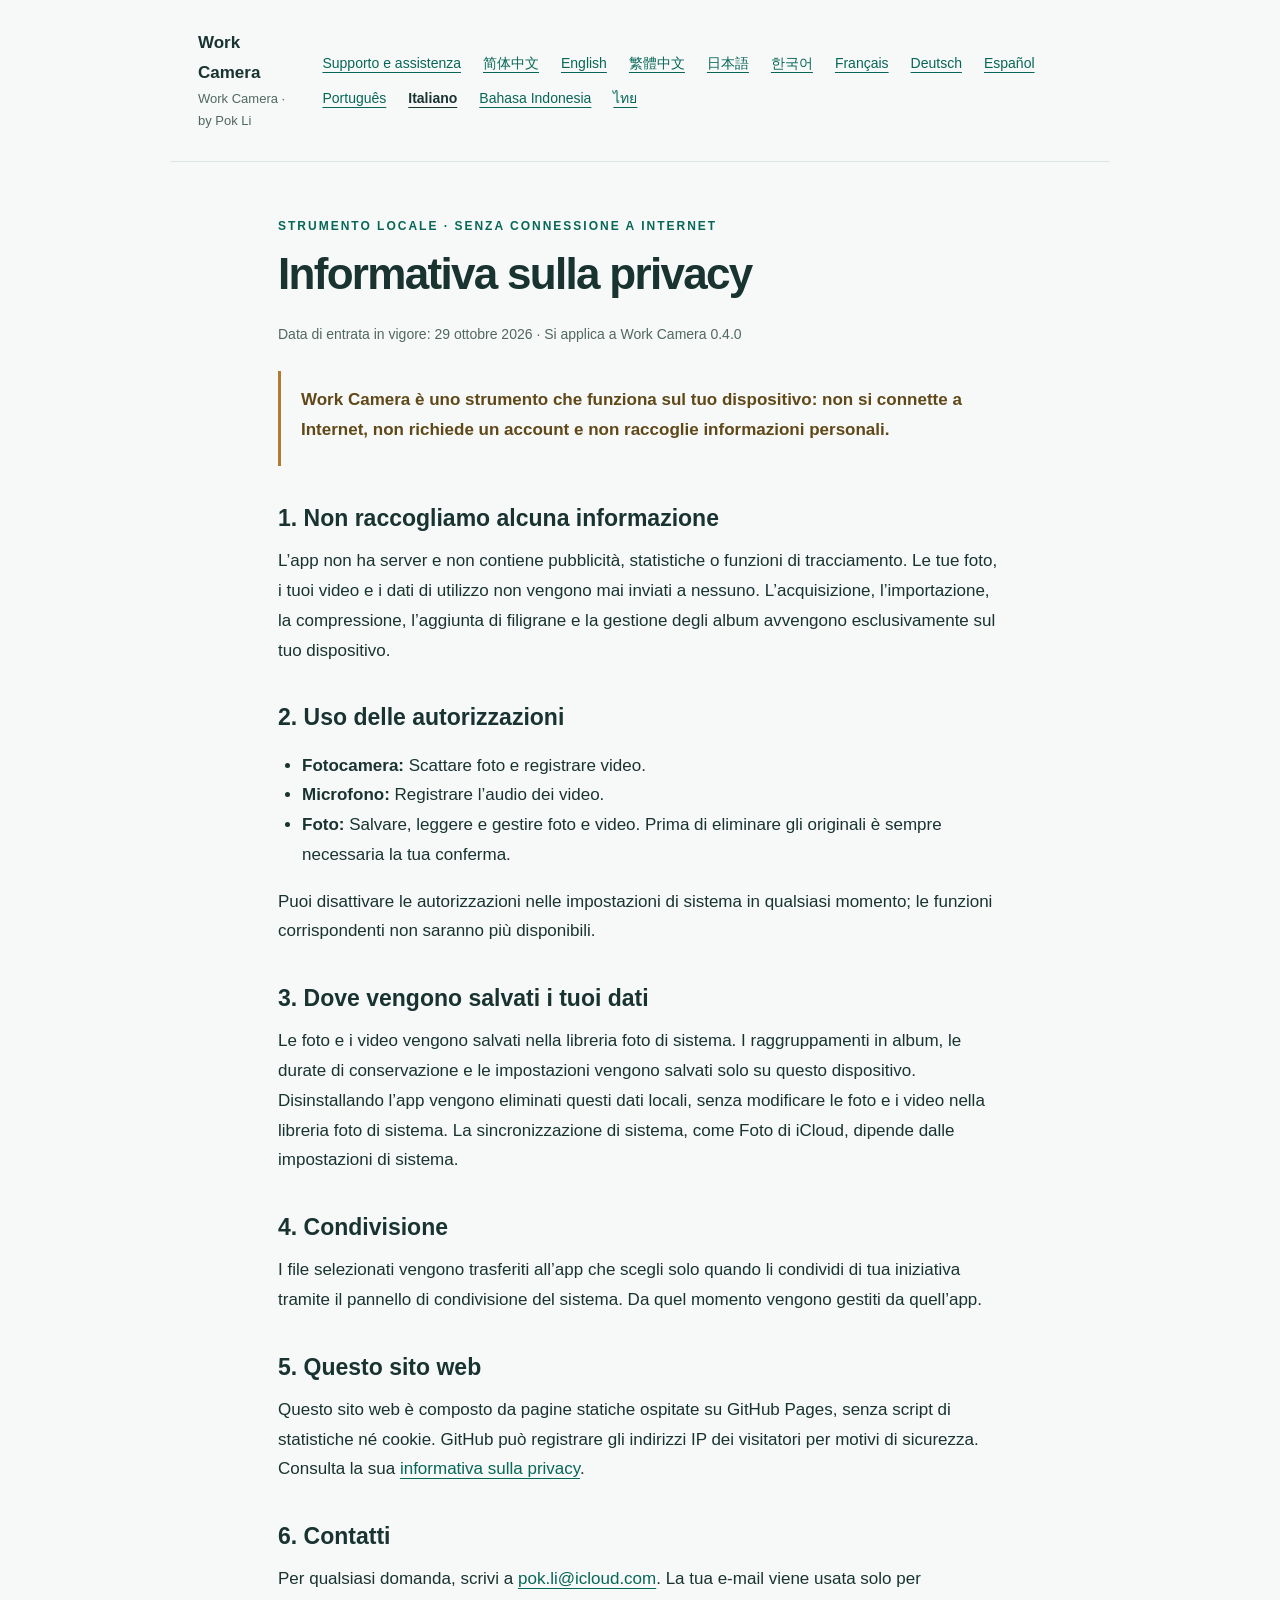
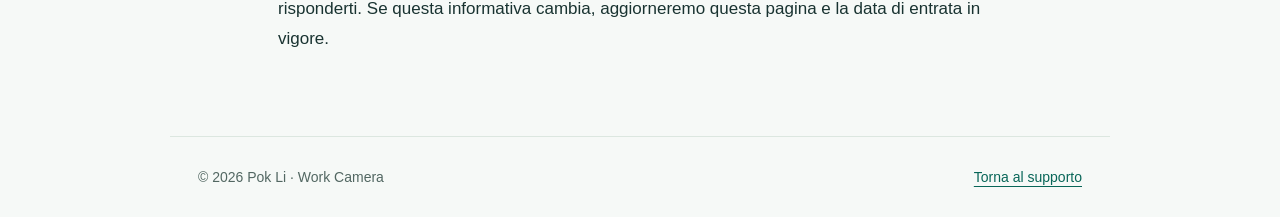
<file: privacy-it.html>
<!doctype html>
<html lang="it"><head><meta charset="utf-8"><meta name="viewport" content="width=device-width,initial-scale=1"><meta name="description" content="Informativa sulla privacy di Work Camera: uno strumento locale che non si connette a Internet e non raccoglie informazioni personali."><title>Informativa sulla privacy — Work Camera</title><link rel="stylesheet" href="styles.css"></head><body>
<header><a class="brand" href="index.html">Work Camera<small>Work Camera · by Pok Li</small></a><nav aria-label="Navigazione"><a href="index.html">Supporto e assistenza</a><a href="privacy-zh.html" lang="zh-Hans" hreflang="zh-Hans">简体中文</a><a href="privacy.html" lang="en" hreflang="en">English</a><a href="privacy-zh-Hant.html" lang="zh-Hant" hreflang="zh-Hant">繁體中文</a><a href="privacy-ja.html" lang="ja" hreflang="ja">日本語</a><a href="privacy-ko.html" lang="ko" hreflang="ko">한국어</a><a href="privacy-fr.html" lang="fr" hreflang="fr">Français</a><a href="privacy-de.html" lang="de" hreflang="de">Deutsch</a><a href="privacy-es.html" lang="es" hreflang="es">Español</a><a href="privacy-pt.html" lang="pt" hreflang="pt">Português</a><span lang="it" aria-current="page">Italiano</span><a href="privacy-id.html" lang="id" hreflang="id">Bahasa Indonesia</a><a href="privacy-th.html" lang="th" hreflang="th">ไทย</a></nav></header>
<main class="policy"><div class="eyebrow">Strumento locale · Senza connessione a Internet</div><h1>Informativa sulla privacy</h1><p class="meta">Data di entrata in vigore: 29 ottobre 2026 · Si applica a Work Camera 0.4.0</p>
<div class="notice"><p><strong>Work Camera è uno strumento che funziona sul tuo dispositivo: non si connette a Internet, non richiede un account e non raccoglie informazioni personali.</strong></p></div>
<h2>1. Non raccogliamo alcuna informazione</h2><p>L’app non ha server e non contiene pubblicità, statistiche o funzioni di tracciamento. Le tue foto, i tuoi video e i dati di utilizzo non vengono mai inviati a nessuno. L’acquisizione, l’importazione, la compressione, l’aggiunta di filigrane e la gestione degli album avvengono esclusivamente sul tuo dispositivo.</p>
<h2>2. Uso delle autorizzazioni</h2><ul><li><strong>Fotocamera:</strong> Scattare foto e registrare video.</li><li><strong>Microfono:</strong> Registrare l’audio dei video.</li><li><strong>Foto:</strong> Salvare, leggere e gestire foto e video. Prima di eliminare gli originali è sempre necessaria la tua conferma.</li></ul><p>Puoi disattivare le autorizzazioni nelle impostazioni di sistema in qualsiasi momento; le funzioni corrispondenti non saranno più disponibili.</p>
<h2>3. Dove vengono salvati i tuoi dati</h2><p>Le foto e i video vengono salvati nella libreria foto di sistema. I raggruppamenti in album, le durate di conservazione e le impostazioni vengono salvati solo su questo dispositivo. Disinstallando l’app vengono eliminati questi dati locali, senza modificare le foto e i video nella libreria foto di sistema. La sincronizzazione di sistema, come Foto di iCloud, dipende dalle impostazioni di sistema.</p>
<h2>4. Condivisione</h2><p>I file selezionati vengono trasferiti all’app che scegli solo quando li condividi di tua iniziativa tramite il pannello di condivisione del sistema. Da quel momento vengono gestiti da quell’app.</p>
<h2>5. Questo sito web</h2><p>Questo sito web è composto da pagine statiche ospitate su GitHub Pages, senza script di statistiche né cookie. GitHub può registrare gli indirizzi IP dei visitatori per motivi di sicurezza. Consulta la sua <a href="https://docs.github.com/en/site-policy/privacy-policies/github-general-privacy-statement">informativa sulla privacy</a>.</p>
<h2>6. Contatti</h2><p>Per qualsiasi domanda, scrivi a <a href="mailto:pok.li@icloud.com">pok.li@icloud.com</a>. La tua e-mail viene usata solo per risponderti. Se questa informativa cambia, aggiorneremo questa pagina e la data di entrata in vigore.</p>
</main><footer><span>© 2026 Pok Li · Work Camera</span><a href="index.html">Torna al supporto</a></footer></body></html>
</file>
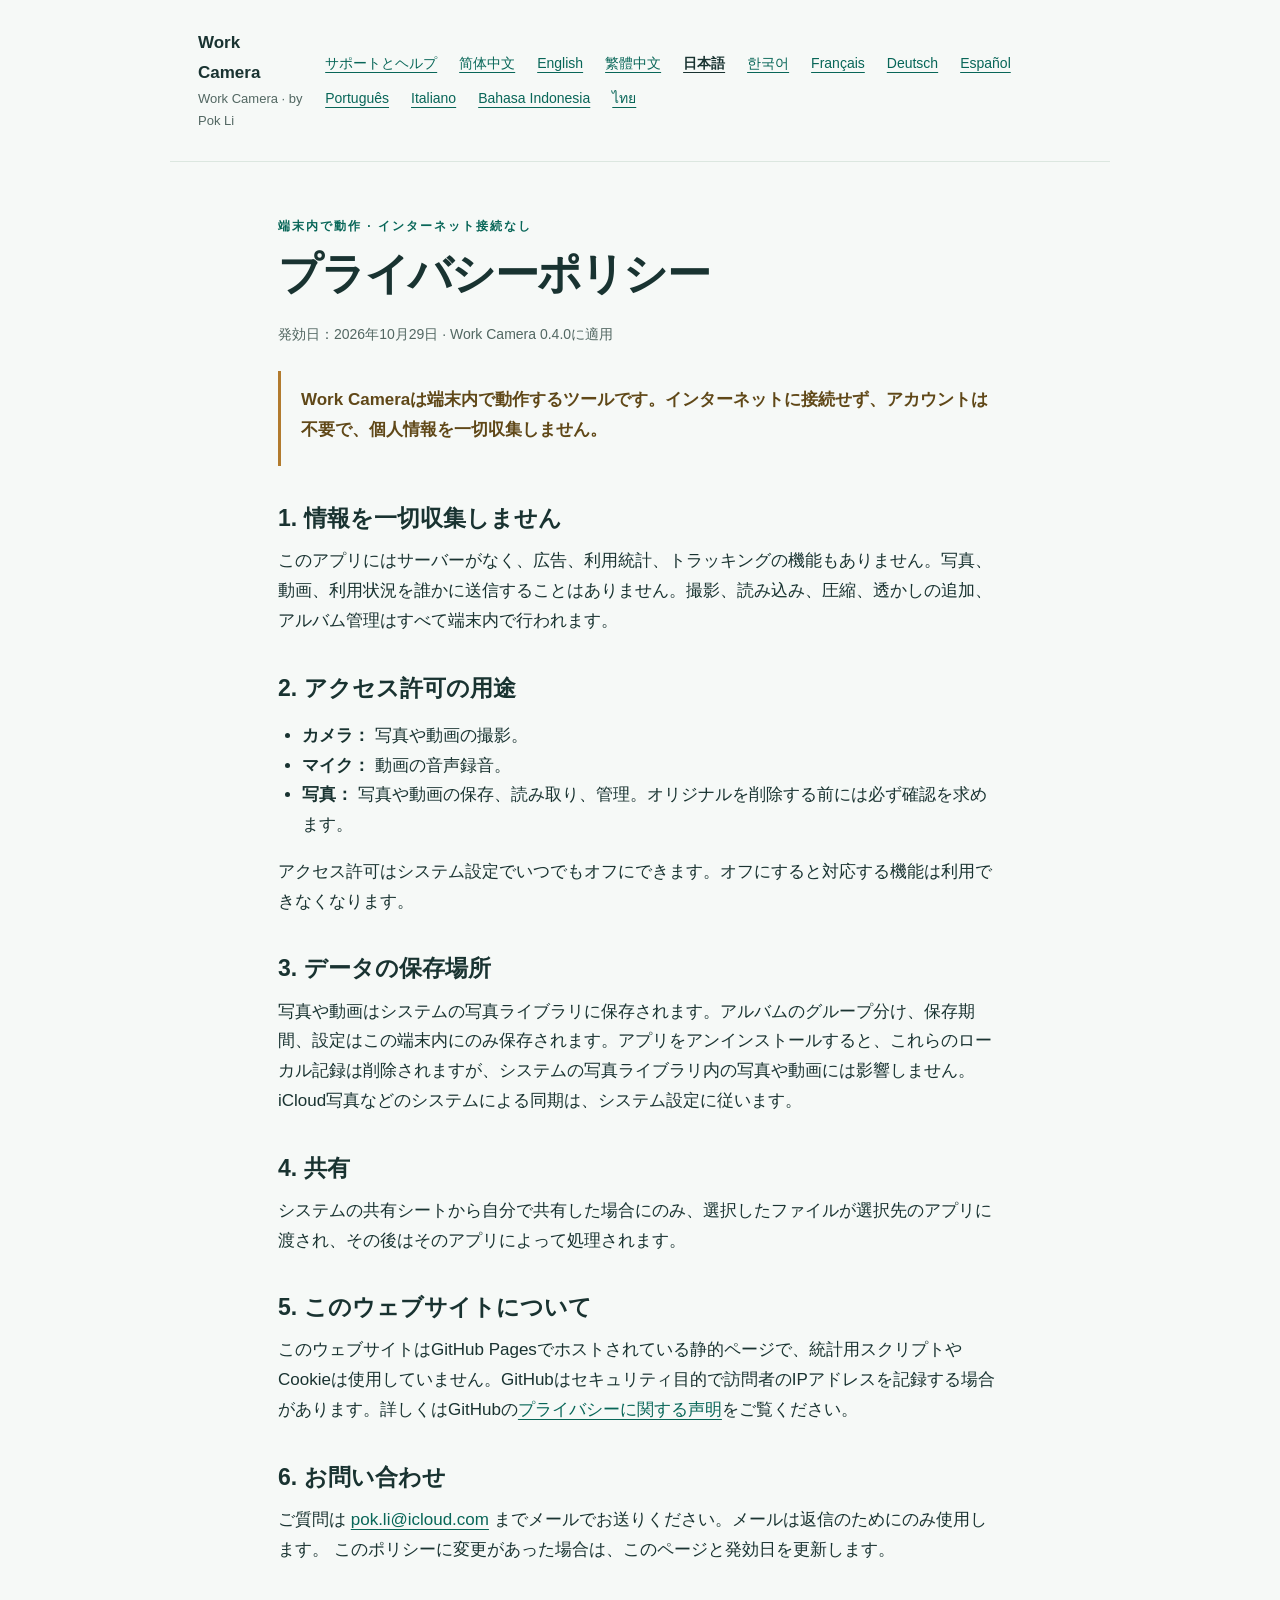
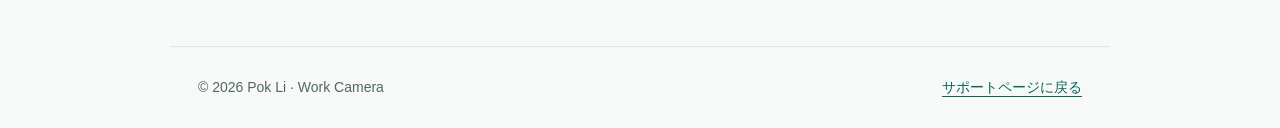
<file: privacy-ja.html>
<!doctype html>
<html lang="ja"><head><meta charset="utf-8"><meta name="viewport" content="width=device-width,initial-scale=1"><meta name="description" content="Work Cameraのプライバシーポリシー：端末内で動作し、インターネットに接続せず、個人情報を一切収集しないツールです。"><title>プライバシーポリシー — Work Camera</title><link rel="stylesheet" href="styles.css"></head><body>
<header><a class="brand" href="index.html">Work Camera<small>Work Camera · by Pok Li</small></a><nav aria-label="ナビゲーション"><a href="index.html">サポートとヘルプ</a><a href="privacy-zh.html" lang="zh-Hans" hreflang="zh-Hans">简体中文</a><a href="privacy.html" lang="en" hreflang="en">English</a><a href="privacy-zh-Hant.html" lang="zh-Hant" hreflang="zh-Hant">繁體中文</a><span lang="ja" aria-current="page">日本語</span><a href="privacy-ko.html" lang="ko" hreflang="ko">한국어</a><a href="privacy-fr.html" lang="fr" hreflang="fr">Français</a><a href="privacy-de.html" lang="de" hreflang="de">Deutsch</a><a href="privacy-es.html" lang="es" hreflang="es">Español</a><a href="privacy-pt.html" lang="pt" hreflang="pt">Português</a><a href="privacy-it.html" lang="it" hreflang="it">Italiano</a><a href="privacy-id.html" lang="id" hreflang="id">Bahasa Indonesia</a><a href="privacy-th.html" lang="th" hreflang="th">ไทย</a></nav></header>
<main class="policy"><div class="eyebrow">端末内で動作 · インターネット接続なし</div><h1>プライバシーポリシー</h1><p class="meta">発効日：2026年10月29日 · Work Camera 0.4.0に適用</p>
<div class="notice"><p><strong>Work Cameraは端末内で動作するツールです。インターネットに接続せず、アカウントは不要で、個人情報を一切収集しません。</strong></p></div>
<h2>1. 情報を一切収集しません</h2><p>このアプリにはサーバーがなく、広告、利用統計、トラッキングの機能もありません。写真、動画、利用状況を誰かに送信することはありません。撮影、読み込み、圧縮、透かしの追加、アルバム管理はすべて端末内で行われます。</p>
<h2>2. アクセス許可の用途</h2><ul><li><strong>カメラ：</strong> 写真や動画の撮影。</li><li><strong>マイク：</strong> 動画の音声録音。</li><li><strong>写真：</strong> 写真や動画の保存、読み取り、管理。オリジナルを削除する前には必ず確認を求めます。</li></ul><p>アクセス許可はシステム設定でいつでもオフにできます。オフにすると対応する機能は利用できなくなります。</p>
<h2>3. データの保存場所</h2><p>写真や動画はシステムの写真ライブラリに保存されます。アルバムのグループ分け、保存期間、設定はこの端末内にのみ保存されます。アプリをアンインストールすると、これらのローカル記録は削除されますが、システムの写真ライブラリ内の写真や動画には影響しません。iCloud写真などのシステムによる同期は、システム設定に従います。</p>
<h2>4. 共有</h2><p>システムの共有シートから自分で共有した場合にのみ、選択したファイルが選択先のアプリに渡され、その後はそのアプリによって処理されます。</p>
<h2>5. このウェブサイトについて</h2><p>このウェブサイトはGitHub Pagesでホストされている静的ページで、統計用スクリプトやCookieは使用していません。GitHubはセキュリティ目的で訪問者のIPアドレスを記録する場合があります。詳しくはGitHubの<a href="https://docs.github.com/en/site-policy/privacy-policies/github-general-privacy-statement">プライバシーに関する声明</a>をご覧ください。</p>
<h2>6. お問い合わせ</h2><p>ご質問は <a href="mailto:pok.li@icloud.com">pok.li@icloud.com</a> までメールでお送りください。メールは返信のためにのみ使用します。 このポリシーに変更があった場合は、このページと発効日を更新します。</p>
</main><footer><span>© 2026 Pok Li · Work Camera</span><a href="index.html">サポートページに戻る</a></footer></body></html>
</file>
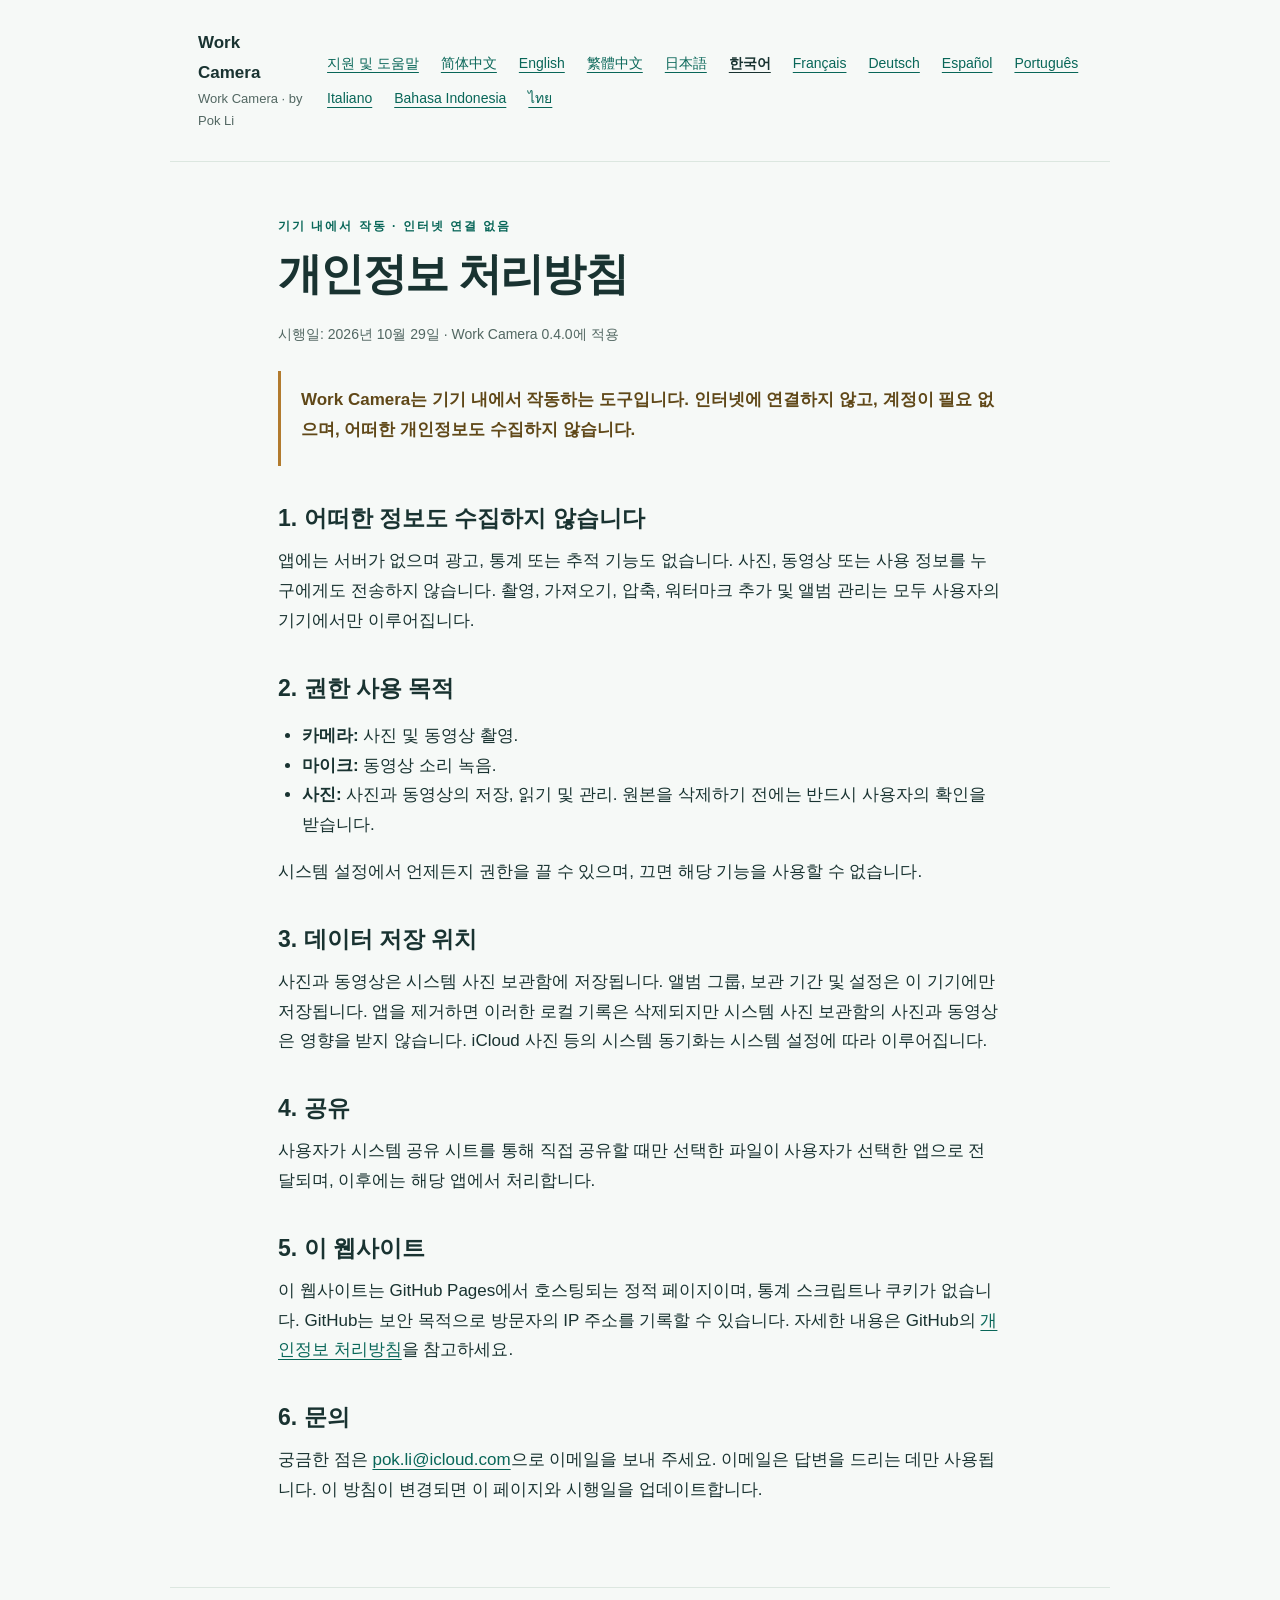
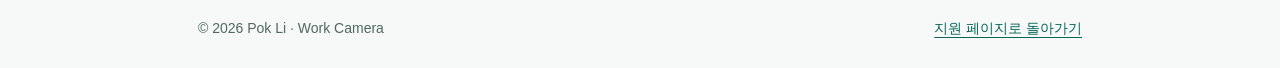
<file: privacy-ko.html>
<!doctype html>
<html lang="ko"><head><meta charset="utf-8"><meta name="viewport" content="width=device-width,initial-scale=1"><meta name="description" content="Work Camera 개인정보 처리방침: 기기 내에서 작동하며 인터넷에 연결하지 않고 어떠한 개인정보도 수집하지 않는 도구입니다."><title>개인정보 처리방침 — Work Camera</title><link rel="stylesheet" href="styles.css"></head><body>
<header><a class="brand" href="index.html">Work Camera<small>Work Camera · by Pok Li</small></a><nav aria-label="탐색"><a href="index.html">지원 및 도움말</a><a href="privacy-zh.html" lang="zh-Hans" hreflang="zh-Hans">简体中文</a><a href="privacy.html" lang="en" hreflang="en">English</a><a href="privacy-zh-Hant.html" lang="zh-Hant" hreflang="zh-Hant">繁體中文</a><a href="privacy-ja.html" lang="ja" hreflang="ja">日本語</a><span lang="ko" aria-current="page">한국어</span><a href="privacy-fr.html" lang="fr" hreflang="fr">Français</a><a href="privacy-de.html" lang="de" hreflang="de">Deutsch</a><a href="privacy-es.html" lang="es" hreflang="es">Español</a><a href="privacy-pt.html" lang="pt" hreflang="pt">Português</a><a href="privacy-it.html" lang="it" hreflang="it">Italiano</a><a href="privacy-id.html" lang="id" hreflang="id">Bahasa Indonesia</a><a href="privacy-th.html" lang="th" hreflang="th">ไทย</a></nav></header>
<main class="policy"><div class="eyebrow">기기 내에서 작동 · 인터넷 연결 없음</div><h1>개인정보 처리방침</h1><p class="meta">시행일: 2026년 10월 29일 · Work Camera 0.4.0에 적용</p>
<div class="notice"><p><strong>Work Camera는 기기 내에서 작동하는 도구입니다. 인터넷에 연결하지 않고, 계정이 필요 없으며, 어떠한 개인정보도 수집하지 않습니다.</strong></p></div>
<h2>1. 어떠한 정보도 수집하지 않습니다</h2><p>앱에는 서버가 없으며 광고, 통계 또는 추적 기능도 없습니다. 사진, 동영상 또는 사용 정보를 누구에게도 전송하지 않습니다. 촬영, 가져오기, 압축, 워터마크 추가 및 앨범 관리는 모두 사용자의 기기에서만 이루어집니다.</p>
<h2>2. 권한 사용 목적</h2><ul><li><strong>카메라:</strong> 사진 및 동영상 촬영.</li><li><strong>마이크:</strong> 동영상 소리 녹음.</li><li><strong>사진:</strong> 사진과 동영상의 저장, 읽기 및 관리. 원본을 삭제하기 전에는 반드시 사용자의 확인을 받습니다.</li></ul><p>시스템 설정에서 언제든지 권한을 끌 수 있으며, 끄면 해당 기능을 사용할 수 없습니다.</p>
<h2>3. 데이터 저장 위치</h2><p>사진과 동영상은 시스템 사진 보관함에 저장됩니다. 앨범 그룹, 보관 기간 및 설정은 이 기기에만 저장됩니다. 앱을 제거하면 이러한 로컬 기록은 삭제되지만 시스템 사진 보관함의 사진과 동영상은 영향을 받지 않습니다. iCloud 사진 등의 시스템 동기화는 시스템 설정에 따라 이루어집니다.</p>
<h2>4. 공유</h2><p>사용자가 시스템 공유 시트를 통해 직접 공유할 때만 선택한 파일이 사용자가 선택한 앱으로 전달되며, 이후에는 해당 앱에서 처리합니다.</p>
<h2>5. 이 웹사이트</h2><p>이 웹사이트는 GitHub Pages에서 호스팅되는 정적 페이지이며, 통계 스크립트나 쿠키가 없습니다. GitHub는 보안 목적으로 방문자의 IP 주소를 기록할 수 있습니다. 자세한 내용은 GitHub의 <a href="https://docs.github.com/en/site-policy/privacy-policies/github-general-privacy-statement">개인정보 처리방침</a>을 참고하세요.</p>
<h2>6. 문의</h2><p>궁금한 점은 <a href="mailto:pok.li@icloud.com">pok.li@icloud.com</a>으로 이메일을 보내 주세요. 이메일은 답변을 드리는 데만 사용됩니다. 이 방침이 변경되면 이 페이지와 시행일을 업데이트합니다.</p>
</main><footer><span>© 2026 Pok Li · Work Camera</span><a href="index.html">지원 페이지로 돌아가기</a></footer></body></html>
</file>
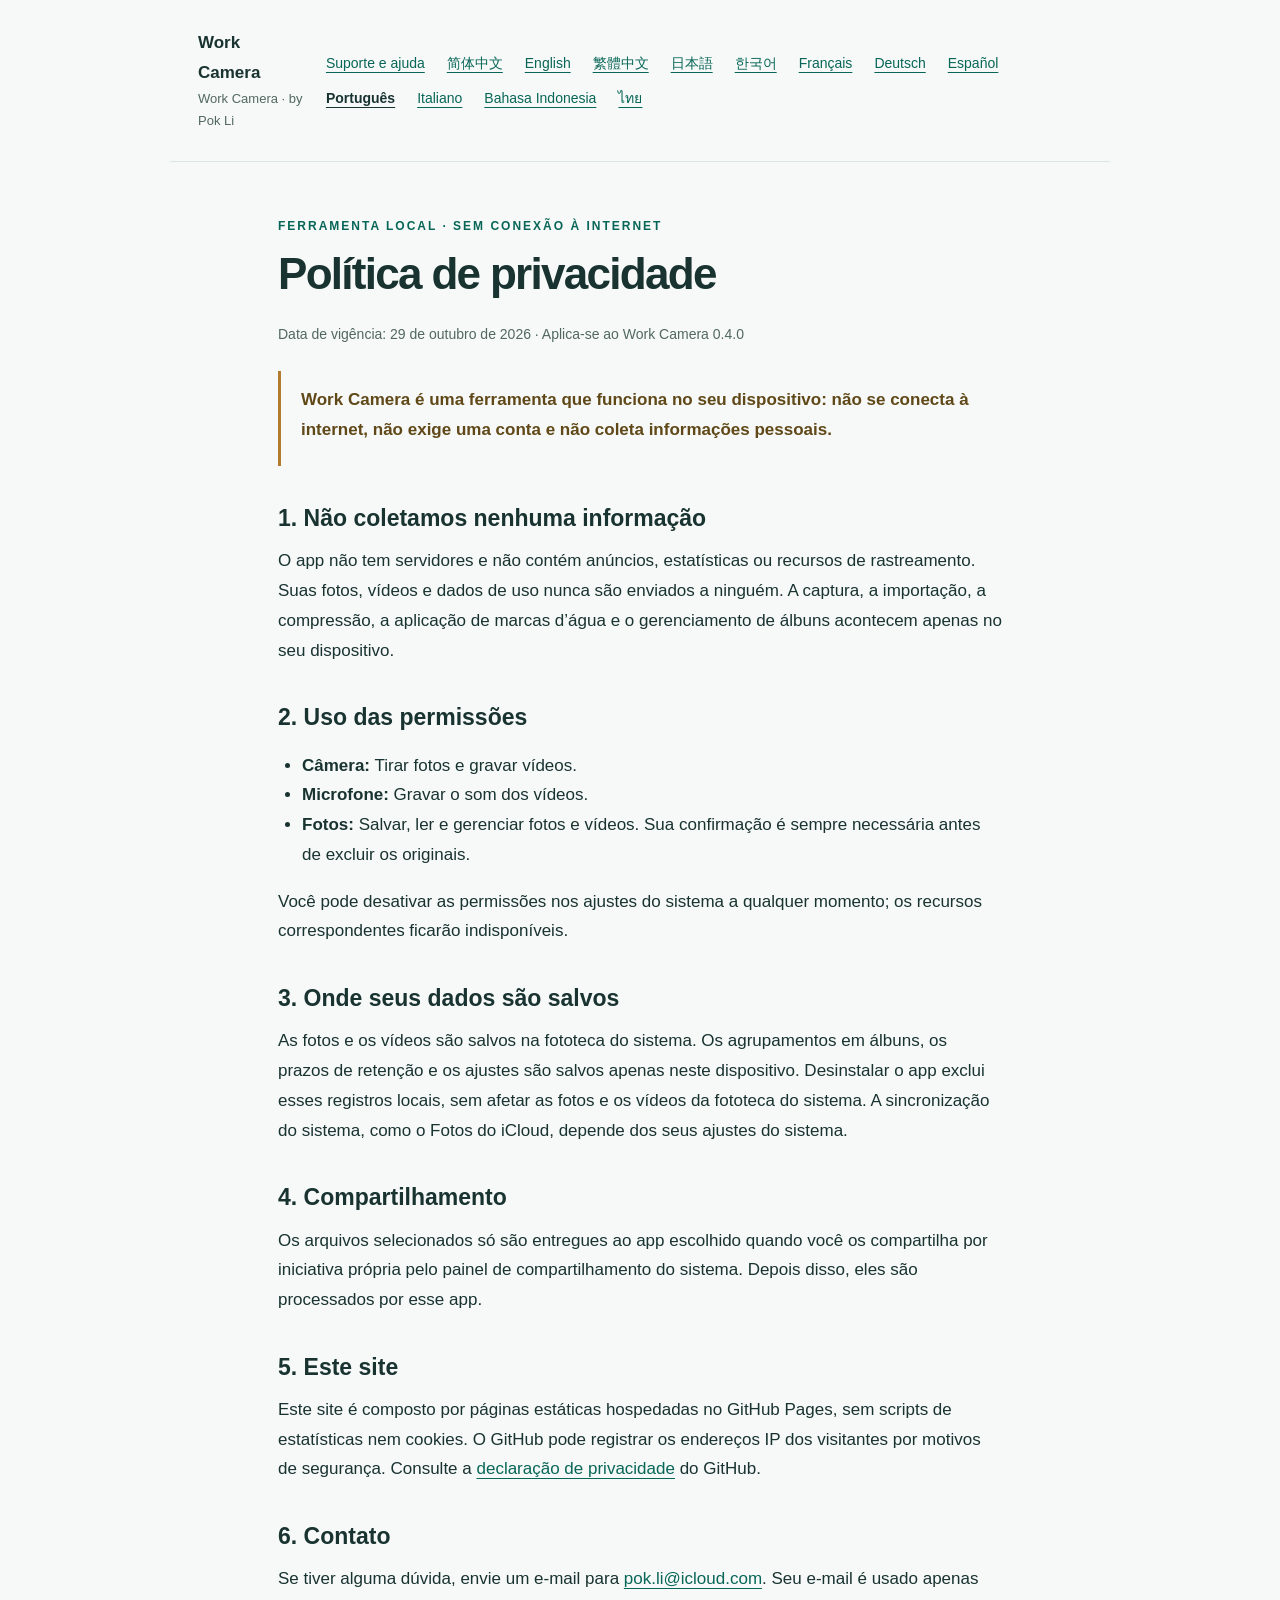
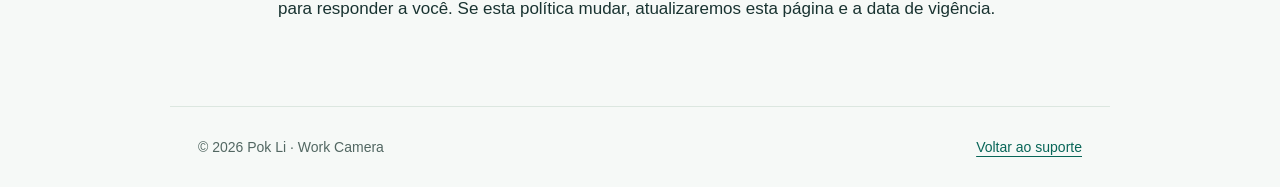
<file: privacy-pt.html>
<!doctype html>
<html lang="pt"><head><meta charset="utf-8"><meta name="viewport" content="width=device-width,initial-scale=1"><meta name="description" content="Política de privacidade do Work Camera: uma ferramenta local que não se conecta à internet nem coleta informações pessoais."><title>Política de privacidade — Work Camera</title><link rel="stylesheet" href="styles.css"></head><body>
<header><a class="brand" href="index.html">Work Camera<small>Work Camera · by Pok Li</small></a><nav aria-label="Navegação"><a href="index.html">Suporte e ajuda</a><a href="privacy-zh.html" lang="zh-Hans" hreflang="zh-Hans">简体中文</a><a href="privacy.html" lang="en" hreflang="en">English</a><a href="privacy-zh-Hant.html" lang="zh-Hant" hreflang="zh-Hant">繁體中文</a><a href="privacy-ja.html" lang="ja" hreflang="ja">日本語</a><a href="privacy-ko.html" lang="ko" hreflang="ko">한국어</a><a href="privacy-fr.html" lang="fr" hreflang="fr">Français</a><a href="privacy-de.html" lang="de" hreflang="de">Deutsch</a><a href="privacy-es.html" lang="es" hreflang="es">Español</a><span lang="pt" aria-current="page">Português</span><a href="privacy-it.html" lang="it" hreflang="it">Italiano</a><a href="privacy-id.html" lang="id" hreflang="id">Bahasa Indonesia</a><a href="privacy-th.html" lang="th" hreflang="th">ไทย</a></nav></header>
<main class="policy"><div class="eyebrow">Ferramenta local · Sem conexão à internet</div><h1>Política de privacidade</h1><p class="meta">Data de vigência: 29 de outubro de 2026 · Aplica-se ao Work Camera 0.4.0</p>
<div class="notice"><p><strong>Work Camera é uma ferramenta que funciona no seu dispositivo: não se conecta à internet, não exige uma conta e não coleta informações pessoais.</strong></p></div>
<h2>1. Não coletamos nenhuma informação</h2><p>O app não tem servidores e não contém anúncios, estatísticas ou recursos de rastreamento. Suas fotos, vídeos e dados de uso nunca são enviados a ninguém. A captura, a importação, a compressão, a aplicação de marcas d’água e o gerenciamento de álbuns acontecem apenas no seu dispositivo.</p>
<h2>2. Uso das permissões</h2><ul><li><strong>Câmera:</strong> Tirar fotos e gravar vídeos.</li><li><strong>Microfone:</strong> Gravar o som dos vídeos.</li><li><strong>Fotos:</strong> Salvar, ler e gerenciar fotos e vídeos. Sua confirmação é sempre necessária antes de excluir os originais.</li></ul><p>Você pode desativar as permissões nos ajustes do sistema a qualquer momento; os recursos correspondentes ficarão indisponíveis.</p>
<h2>3. Onde seus dados são salvos</h2><p>As fotos e os vídeos são salvos na fototeca do sistema. Os agrupamentos em álbuns, os prazos de retenção e os ajustes são salvos apenas neste dispositivo. Desinstalar o app exclui esses registros locais, sem afetar as fotos e os vídeos da fototeca do sistema. A sincronização do sistema, como o Fotos do iCloud, depende dos seus ajustes do sistema.</p>
<h2>4. Compartilhamento</h2><p>Os arquivos selecionados só são entregues ao app escolhido quando você os compartilha por iniciativa própria pelo painel de compartilhamento do sistema. Depois disso, eles são processados por esse app.</p>
<h2>5. Este site</h2><p>Este site é composto por páginas estáticas hospedadas no GitHub Pages, sem scripts de estatísticas nem cookies. O GitHub pode registrar os endereços IP dos visitantes por motivos de segurança. Consulte a <a href="https://docs.github.com/en/site-policy/privacy-policies/github-general-privacy-statement">declaração de privacidade</a> do GitHub.</p>
<h2>6. Contato</h2><p>Se tiver alguma dúvida, envie um e-mail para <a href="mailto:pok.li@icloud.com">pok.li@icloud.com</a>. Seu e-mail é usado apenas para responder a você. Se esta política mudar, atualizaremos esta página e a data de vigência.</p>
</main><footer><span>© 2026 Pok Li · Work Camera</span><a href="index.html">Voltar ao suporte</a></footer></body></html>
</file>
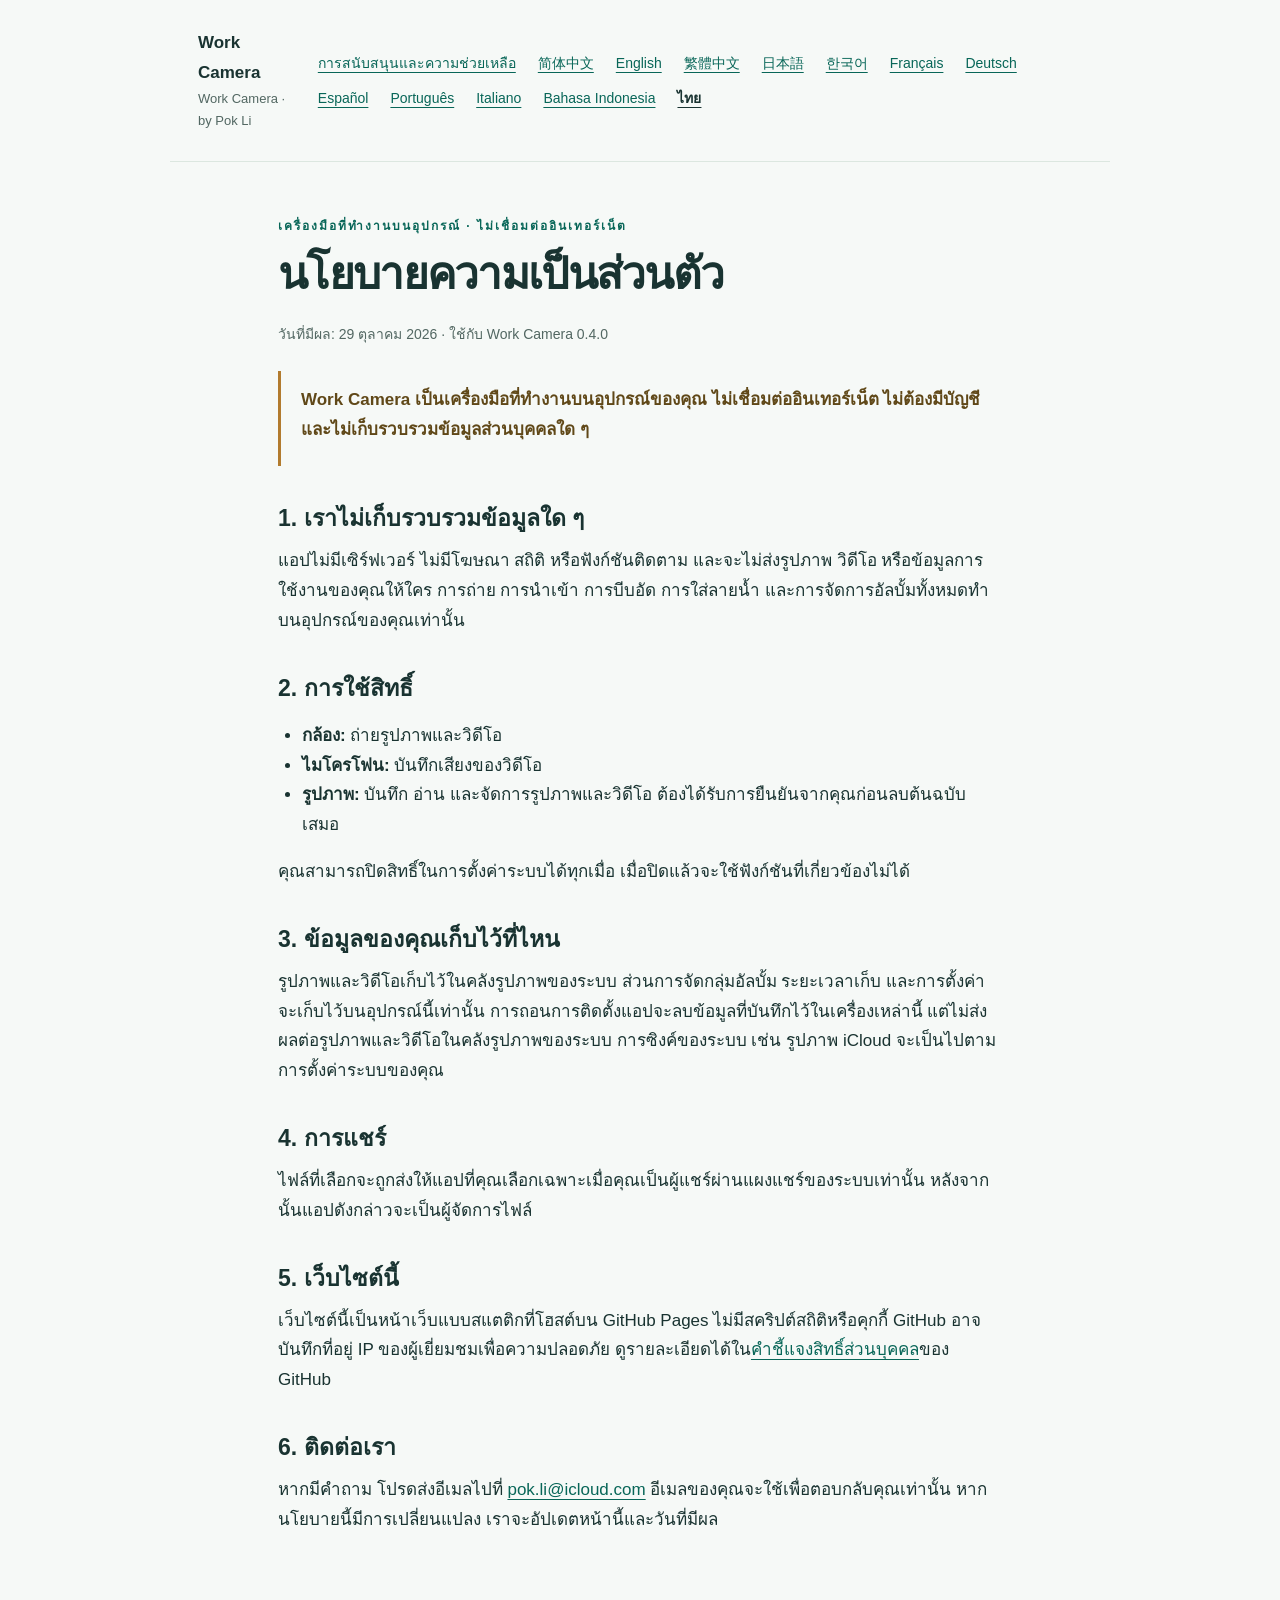
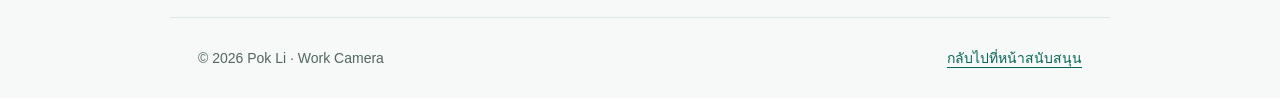
<file: privacy-th.html>
<!doctype html>
<html lang="th"><head><meta charset="utf-8"><meta name="viewport" content="width=device-width,initial-scale=1"><meta name="description" content="นโยบายความเป็นส่วนตัวของ Work Camera: เครื่องมือที่ทำงานบนอุปกรณ์ ไม่เชื่อมต่ออินเทอร์เน็ต และไม่เก็บรวบรวมข้อมูลส่วนบุคคลใด ๆ"><title>นโยบายความเป็นส่วนตัว — Work Camera</title><link rel="stylesheet" href="styles.css"></head><body>
<header><a class="brand" href="index.html">Work Camera<small>Work Camera · by Pok Li</small></a><nav aria-label="การนำทาง"><a href="index.html">การสนับสนุนและความช่วยเหลือ</a><a href="privacy-zh.html" lang="zh-Hans" hreflang="zh-Hans">简体中文</a><a href="privacy.html" lang="en" hreflang="en">English</a><a href="privacy-zh-Hant.html" lang="zh-Hant" hreflang="zh-Hant">繁體中文</a><a href="privacy-ja.html" lang="ja" hreflang="ja">日本語</a><a href="privacy-ko.html" lang="ko" hreflang="ko">한국어</a><a href="privacy-fr.html" lang="fr" hreflang="fr">Français</a><a href="privacy-de.html" lang="de" hreflang="de">Deutsch</a><a href="privacy-es.html" lang="es" hreflang="es">Español</a><a href="privacy-pt.html" lang="pt" hreflang="pt">Português</a><a href="privacy-it.html" lang="it" hreflang="it">Italiano</a><a href="privacy-id.html" lang="id" hreflang="id">Bahasa Indonesia</a><span lang="th" aria-current="page">ไทย</span></nav></header>
<main class="policy"><div class="eyebrow">เครื่องมือที่ทำงานบนอุปกรณ์ · ไม่เชื่อมต่ออินเทอร์เน็ต</div><h1>นโยบายความเป็นส่วนตัว</h1><p class="meta">วันที่มีผล: 29 ตุลาคม 2026 · ใช้กับ Work Camera 0.4.0</p>
<div class="notice"><p><strong>Work Camera เป็นเครื่องมือที่ทำงานบนอุปกรณ์ของคุณ ไม่เชื่อมต่ออินเทอร์เน็ต ไม่ต้องมีบัญชี และไม่เก็บรวบรวมข้อมูลส่วนบุคคลใด ๆ</strong></p></div>
<h2>1. เราไม่เก็บรวบรวมข้อมูลใด ๆ</h2><p>แอปไม่มีเซิร์ฟเวอร์ ไม่มีโฆษณา สถิติ หรือฟังก์ชันติดตาม และจะไม่ส่งรูปภาพ วิดีโอ หรือข้อมูลการใช้งานของคุณให้ใคร การถ่าย การนำเข้า การบีบอัด การใส่ลายน้ำ และการจัดการอัลบั้มทั้งหมดทำบนอุปกรณ์ของคุณเท่านั้น</p>
<h2>2. การใช้สิทธิ์</h2><ul><li><strong>กล้อง:</strong> ถ่ายรูปภาพและวิดีโอ</li><li><strong>ไมโครโฟน:</strong> บันทึกเสียงของวิดีโอ</li><li><strong>รูปภาพ:</strong> บันทึก อ่าน และจัดการรูปภาพและวิดีโอ ต้องได้รับการยืนยันจากคุณก่อนลบต้นฉบับเสมอ</li></ul><p>คุณสามารถปิดสิทธิ์ในการตั้งค่าระบบได้ทุกเมื่อ เมื่อปิดแล้วจะใช้ฟังก์ชันที่เกี่ยวข้องไม่ได้</p>
<h2>3. ข้อมูลของคุณเก็บไว้ที่ไหน</h2><p>รูปภาพและวิดีโอเก็บไว้ในคลังรูปภาพของระบบ ส่วนการจัดกลุ่มอัลบั้ม ระยะเวลาเก็บ และการตั้งค่าจะเก็บไว้บนอุปกรณ์นี้เท่านั้น การถอนการติดตั้งแอปจะลบข้อมูลที่บันทึกไว้ในเครื่องเหล่านี้ แต่ไม่ส่งผลต่อรูปภาพและวิดีโอในคลังรูปภาพของระบบ การซิงค์ของระบบ เช่น รูปภาพ iCloud จะเป็นไปตามการตั้งค่าระบบของคุณ</p>
<h2>4. การแชร์</h2><p>ไฟล์ที่เลือกจะถูกส่งให้แอปที่คุณเลือกเฉพาะเมื่อคุณเป็นผู้แชร์ผ่านแผงแชร์ของระบบเท่านั้น หลังจากนั้นแอปดังกล่าวจะเป็นผู้จัดการไฟล์</p>
<h2>5. เว็บไซต์นี้</h2><p>เว็บไซต์นี้เป็นหน้าเว็บแบบสแตติกที่โฮสต์บน GitHub Pages ไม่มีสคริปต์สถิติหรือคุกกี้ GitHub อาจบันทึกที่อยู่ IP ของผู้เยี่ยมชมเพื่อความปลอดภัย ดูรายละเอียดได้ใน<a href="https://docs.github.com/en/site-policy/privacy-policies/github-general-privacy-statement">คำชี้แจงสิทธิ์ส่วนบุคคล</a>ของ GitHub</p>
<h2>6. ติดต่อเรา</h2><p>หากมีคำถาม โปรดส่งอีเมลไปที่ <a href="mailto:pok.li@icloud.com">pok.li@icloud.com</a> อีเมลของคุณจะใช้เพื่อตอบกลับคุณเท่านั้น หากนโยบายนี้มีการเปลี่ยนแปลง เราจะอัปเดตหน้านี้และวันที่มีผล</p>
</main><footer><span>© 2026 Pok Li · Work Camera</span><a href="index.html">กลับไปที่หน้าสนับสนุน</a></footer></body></html>
</file>
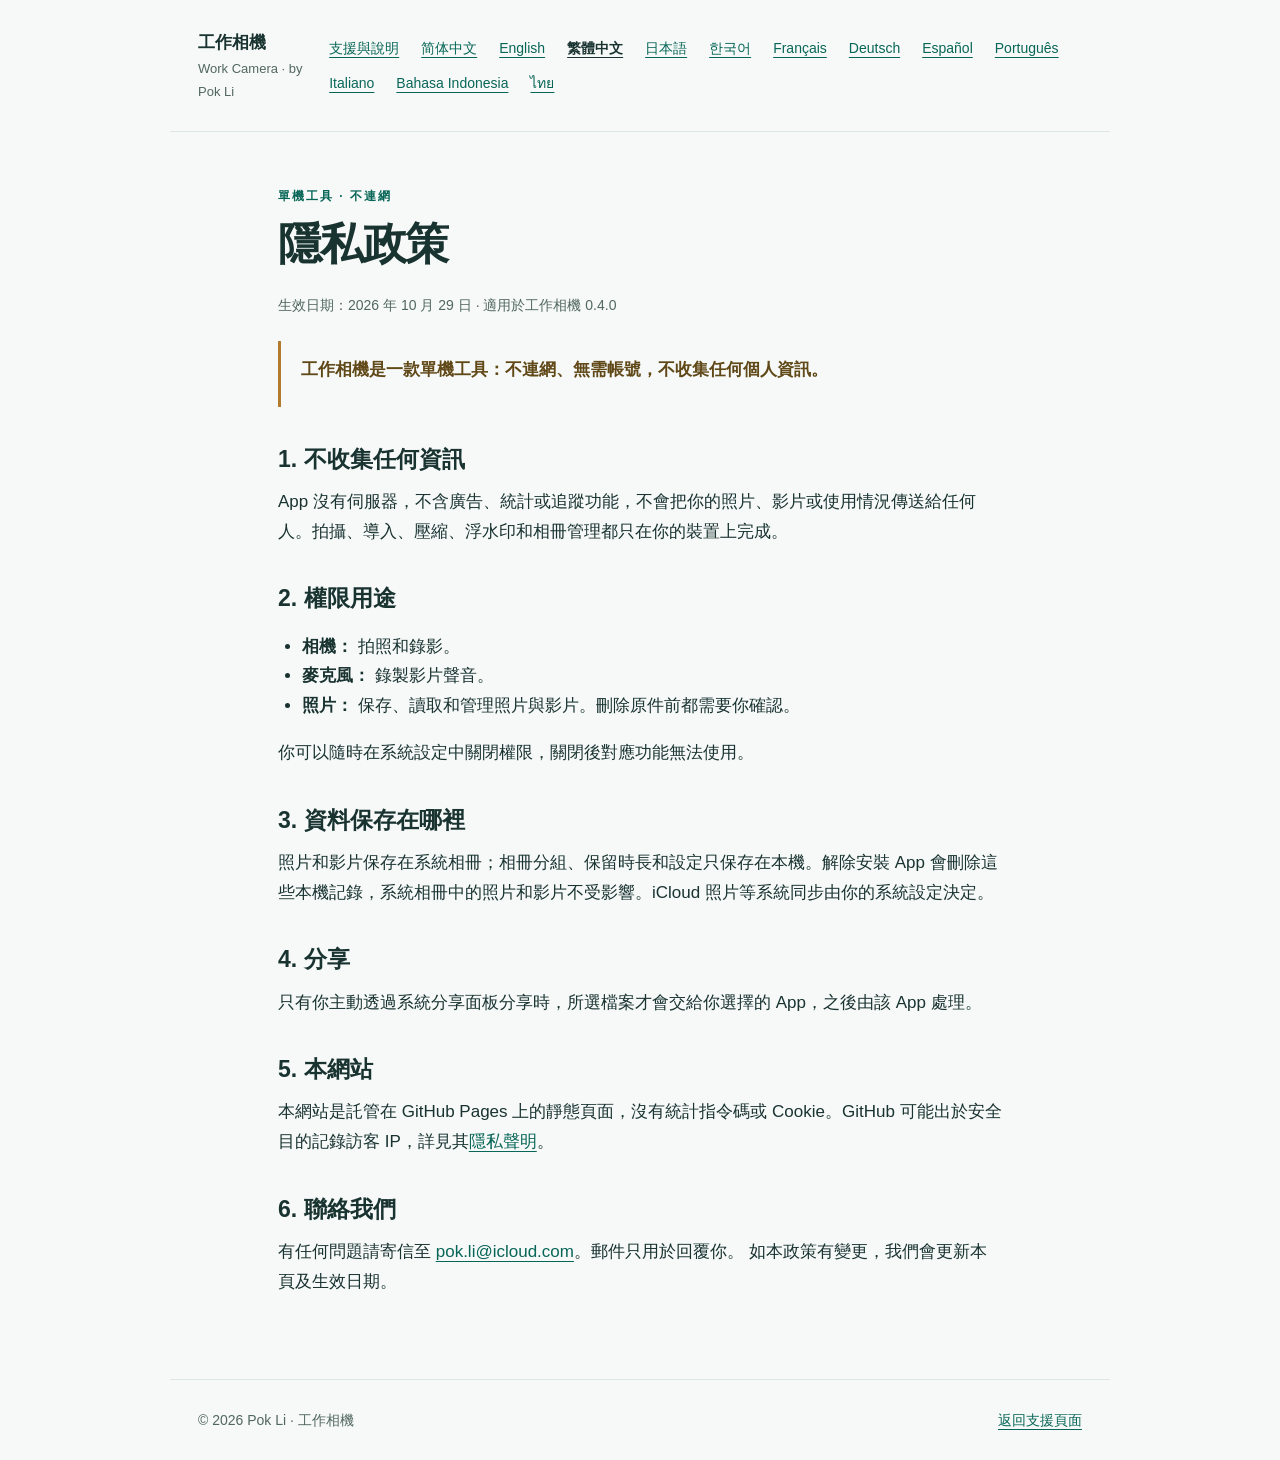
<file: privacy-zh-Hant.html>
<!doctype html>
<html lang="zh-Hant"><head><meta charset="utf-8"><meta name="viewport" content="width=device-width,initial-scale=1"><meta name="description" content="工作相機隱私政策：單機工具，不連網，不收集任何個人資訊。"><title>隱私政策 — 工作相機</title><link rel="stylesheet" href="styles.css"></head><body>
<header><a class="brand" href="index.html#zh">工作相機<small>Work Camera · by Pok Li</small></a><nav aria-label="導覽"><a href="index.html#zh">支援與說明</a><a href="privacy-zh.html" lang="zh-Hans" hreflang="zh-Hans">简体中文</a><a href="privacy.html" lang="en" hreflang="en">English</a><span lang="zh-Hant" aria-current="page">繁體中文</span><a href="privacy-ja.html" lang="ja" hreflang="ja">日本語</a><a href="privacy-ko.html" lang="ko" hreflang="ko">한국어</a><a href="privacy-fr.html" lang="fr" hreflang="fr">Français</a><a href="privacy-de.html" lang="de" hreflang="de">Deutsch</a><a href="privacy-es.html" lang="es" hreflang="es">Español</a><a href="privacy-pt.html" lang="pt" hreflang="pt">Português</a><a href="privacy-it.html" lang="it" hreflang="it">Italiano</a><a href="privacy-id.html" lang="id" hreflang="id">Bahasa Indonesia</a><a href="privacy-th.html" lang="th" hreflang="th">ไทย</a></nav></header>
<main class="policy"><div class="eyebrow">單機工具 · 不連網</div><h1>隱私政策</h1><p class="meta">生效日期：2026 年 10 月 29 日 · 適用於工作相機 0.4.0</p>
<div class="notice"><p><strong>工作相機是一款單機工具：不連網、無需帳號，不收集任何個人資訊。</strong></p></div>
<h2>1. 不收集任何資訊</h2><p>App 沒有伺服器，不含廣告、統計或追蹤功能，不會把你的照片、影片或使用情況傳送給任何人。拍攝、導入、壓縮、浮水印和相冊管理都只在你的裝置上完成。</p>
<h2>2. 權限用途</h2><ul><li><strong>相機：</strong> 拍照和錄影。</li><li><strong>麥克風：</strong> 錄製影片聲音。</li><li><strong>照片：</strong> 保存、讀取和管理照片與影片。刪除原件前都需要你確認。</li></ul><p>你可以隨時在系統設定中關閉權限，關閉後對應功能無法使用。</p>
<h2>3. 資料保存在哪裡</h2><p>照片和影片保存在系統相冊；相冊分組、保留時長和設定只保存在本機。解除安裝 App 會刪除這些本機記錄，系統相冊中的照片和影片不受影響。iCloud 照片等系統同步由你的系統設定決定。</p>
<h2>4. 分享</h2><p>只有你主動透過系統分享面板分享時，所選檔案才會交給你選擇的 App，之後由該 App 處理。</p>
<h2>5. 本網站</h2><p>本網站是託管在 GitHub Pages 上的靜態頁面，沒有統計指令碼或 Cookie。GitHub 可能出於安全目的記錄訪客 IP，詳見其<a href="https://docs.github.com/en/site-policy/privacy-policies/github-general-privacy-statement">隱私聲明</a>。</p>
<h2>6. 聯絡我們</h2><p>有任何問題請寄信至 <a href="mailto:pok.li@icloud.com">pok.li@icloud.com</a>。郵件只用於回覆你。 如本政策有變更，我們會更新本頁及生效日期。</p>
</main><footer><span>© 2026 Pok Li · 工作相機</span><a href="index.html#zh">返回支援頁面</a></footer></body></html>
</file>
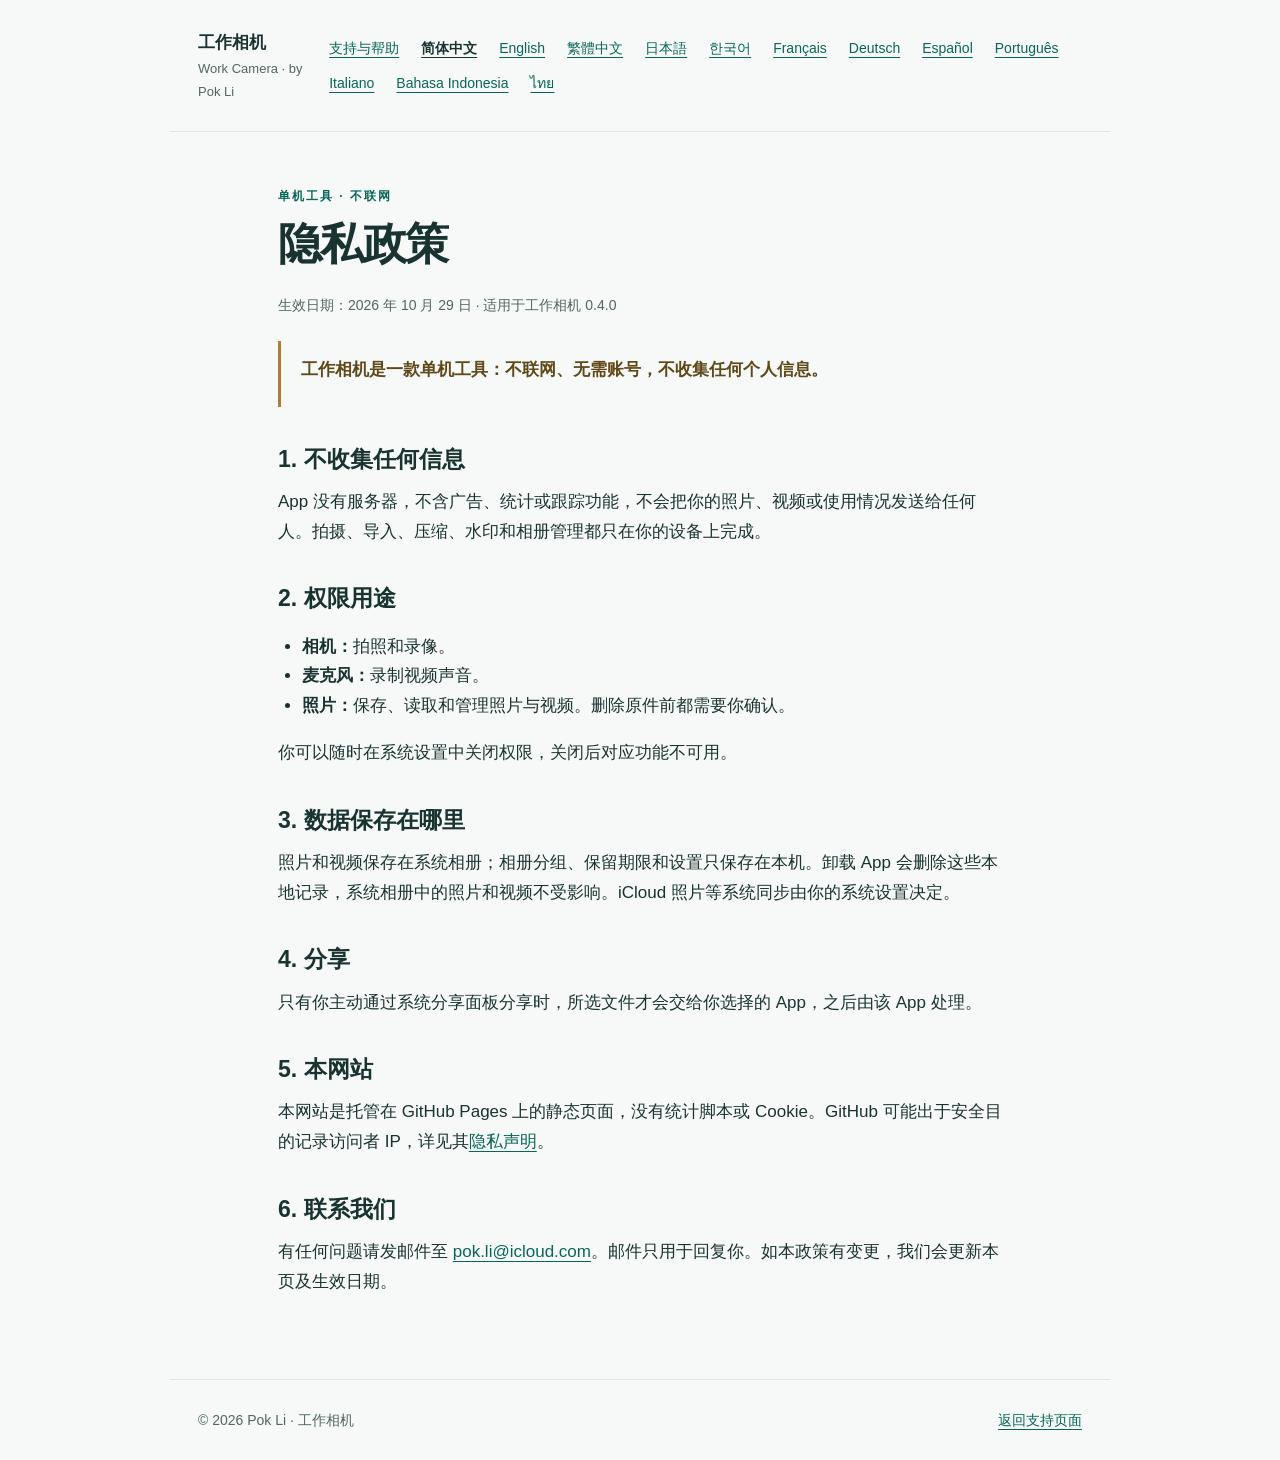
<file: privacy-zh.html>
<!doctype html>
<html lang="zh-Hans"><head><meta charset="utf-8"><meta name="viewport" content="width=device-width,initial-scale=1"><meta name="description" content="工作相机隐私政策：单机工具，不联网，不收集任何个人信息。"><title>隐私政策 — 工作相机</title><link rel="stylesheet" href="styles.css"></head><body>
<header><a class="brand" href="index.html#zh">工作相机<small>Work Camera · by Pok Li</small></a><nav aria-label="导航"><a href="index.html#zh">支持与帮助</a><span lang="zh-Hans" aria-current="page">简体中文</span><a href="privacy.html" lang="en" hreflang="en">English</a><a href="privacy-zh-Hant.html" lang="zh-Hant" hreflang="zh-Hant">繁體中文</a><a href="privacy-ja.html" lang="ja" hreflang="ja">日本語</a><a href="privacy-ko.html" lang="ko" hreflang="ko">한국어</a><a href="privacy-fr.html" lang="fr" hreflang="fr">Français</a><a href="privacy-de.html" lang="de" hreflang="de">Deutsch</a><a href="privacy-es.html" lang="es" hreflang="es">Español</a><a href="privacy-pt.html" lang="pt" hreflang="pt">Português</a><a href="privacy-it.html" lang="it" hreflang="it">Italiano</a><a href="privacy-id.html" lang="id" hreflang="id">Bahasa Indonesia</a><a href="privacy-th.html" lang="th" hreflang="th">ไทย</a></nav></header>
<main class="policy"><div class="eyebrow">单机工具 · 不联网</div><h1>隐私政策</h1><p class="meta">生效日期：2026 年 10 月 29 日 · 适用于工作相机 0.4.0</p>
<div class="notice"><p><strong>工作相机是一款单机工具：不联网、无需账号，不收集任何个人信息。</strong></p></div>
<h2>1. 不收集任何信息</h2><p>App 没有服务器，不含广告、统计或跟踪功能，不会把你的照片、视频或使用情况发送给任何人。拍摄、导入、压缩、水印和相册管理都只在你的设备上完成。</p>
<h2>2. 权限用途</h2><ul><li><strong>相机：</strong>拍照和录像。</li><li><strong>麦克风：</strong>录制视频声音。</li><li><strong>照片：</strong>保存、读取和管理照片与视频。删除原件前都需要你确认。</li></ul><p>你可以随时在系统设置中关闭权限，关闭后对应功能不可用。</p>
<h2>3. 数据保存在哪里</h2><p>照片和视频保存在系统相册；相册分组、保留期限和设置只保存在本机。卸载 App 会删除这些本地记录，系统相册中的照片和视频不受影响。iCloud 照片等系统同步由你的系统设置决定。</p>
<h2>4. 分享</h2><p>只有你主动通过系统分享面板分享时，所选文件才会交给你选择的 App，之后由该 App 处理。</p>
<h2>5. 本网站</h2><p>本网站是托管在 GitHub Pages 上的静态页面，没有统计脚本或 Cookie。GitHub 可能出于安全目的记录访问者 IP，详见其<a href="https://docs.github.com/en/site-policy/privacy-policies/github-general-privacy-statement">隐私声明</a>。</p>
<h2>6. 联系我们</h2><p>有任何问题请发邮件至 <a href="mailto:pok.li@icloud.com">pok.li@icloud.com</a>。邮件只用于回复你。如本政策有变更，我们会更新本页及生效日期。</p>
</main><footer><span>© 2026 Pok Li · 工作相机</span><a href="index.html#zh">返回支持页面</a></footer></body></html>
</file>
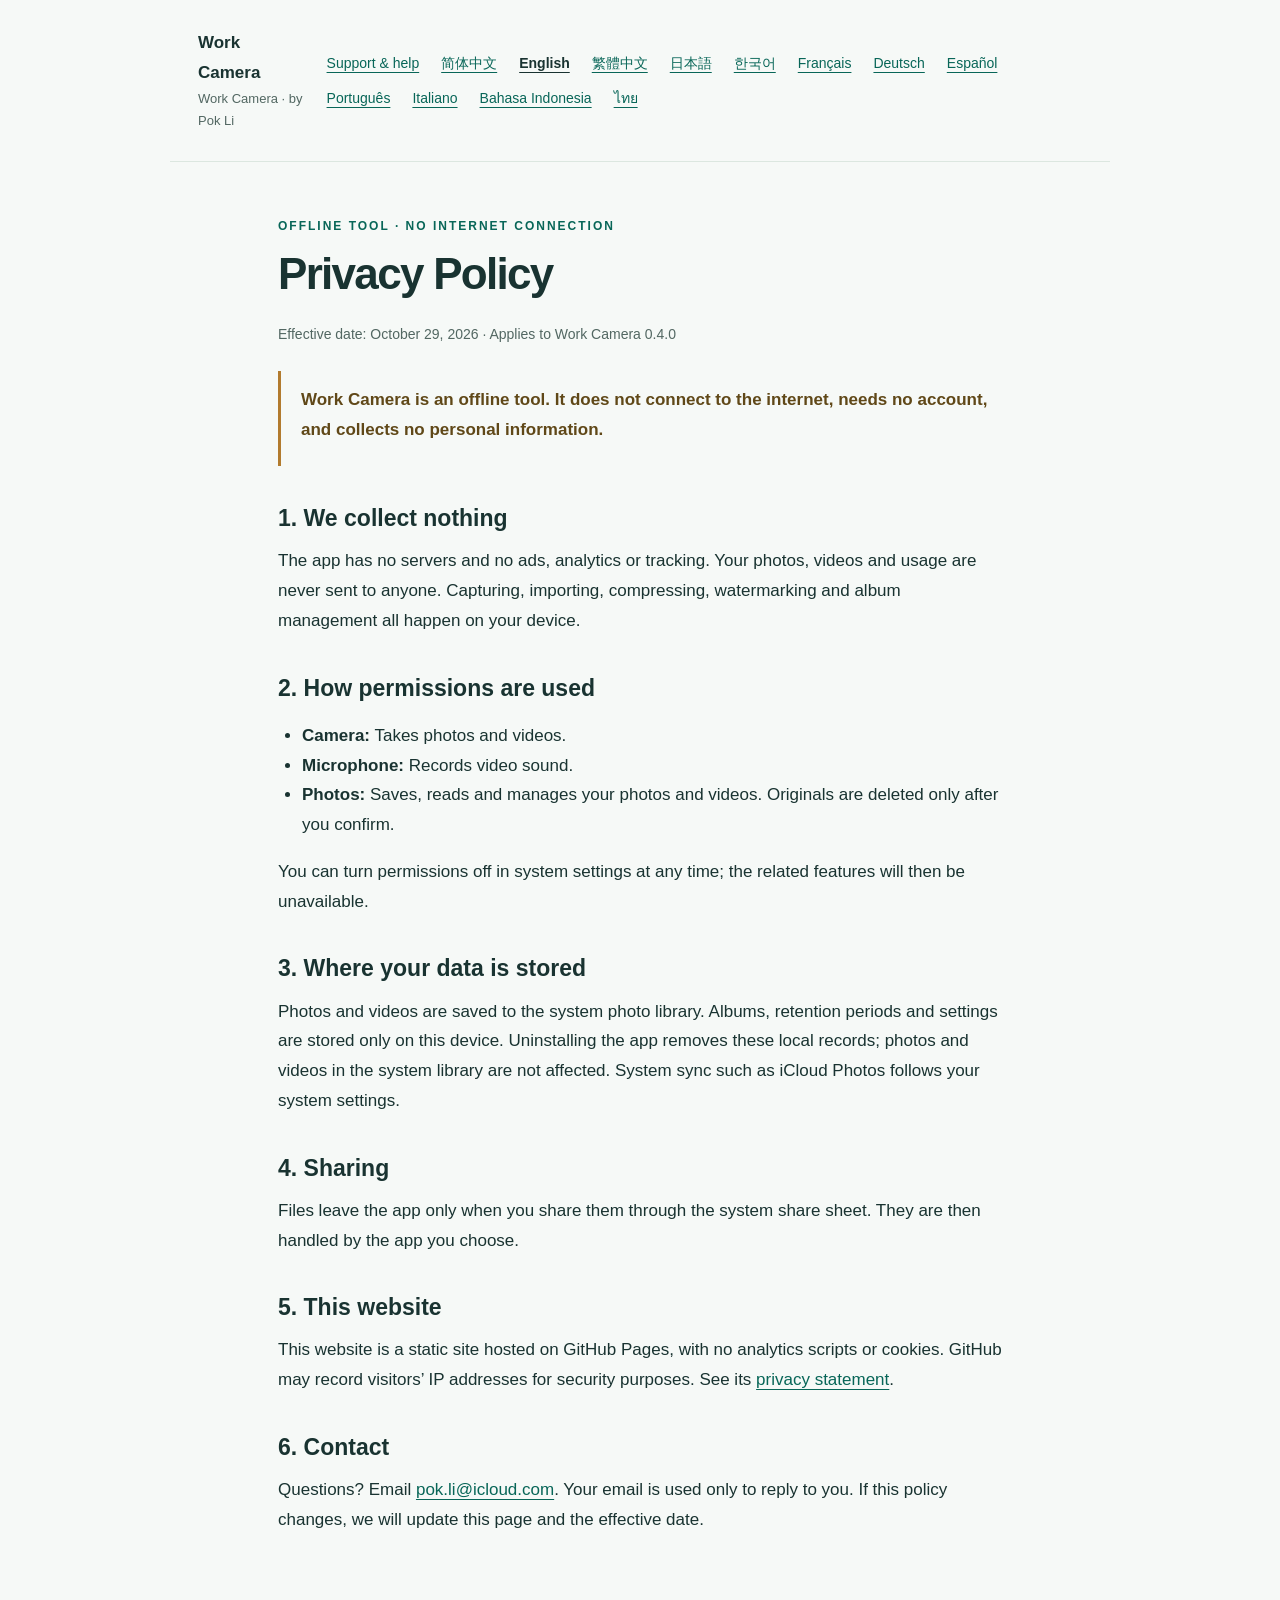
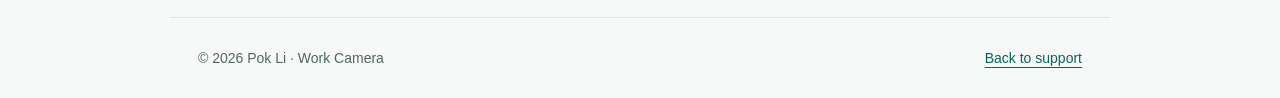
<file: privacy.html>
<!doctype html>
<html lang="en"><head><meta charset="utf-8"><meta name="viewport" content="width=device-width,initial-scale=1"><meta name="description" content="Work Camera privacy policy: an offline tool that does not connect to the internet or collect any personal information."><title>Privacy Policy — Work Camera</title><link rel="stylesheet" href="styles.css"></head><body>
<header><a class="brand" href="index.html">Work Camera<small>Work Camera · by Pok Li</small></a><nav aria-label="Navigation"><a href="index.html">Support &amp; help</a><a href="privacy-zh.html" lang="zh-Hans" hreflang="zh-Hans">简体中文</a><span lang="en" aria-current="page">English</span><a href="privacy-zh-Hant.html" lang="zh-Hant" hreflang="zh-Hant">繁體中文</a><a href="privacy-ja.html" lang="ja" hreflang="ja">日本語</a><a href="privacy-ko.html" lang="ko" hreflang="ko">한국어</a><a href="privacy-fr.html" lang="fr" hreflang="fr">Français</a><a href="privacy-de.html" lang="de" hreflang="de">Deutsch</a><a href="privacy-es.html" lang="es" hreflang="es">Español</a><a href="privacy-pt.html" lang="pt" hreflang="pt">Português</a><a href="privacy-it.html" lang="it" hreflang="it">Italiano</a><a href="privacy-id.html" lang="id" hreflang="id">Bahasa Indonesia</a><a href="privacy-th.html" lang="th" hreflang="th">ไทย</a></nav></header>
<main class="policy"><div class="eyebrow">Offline tool · No internet connection</div><h1>Privacy Policy</h1><p class="meta">Effective date: October 29, 2026 · Applies to Work Camera 0.4.0</p>
<div class="notice"><p><strong>Work Camera is an offline tool. It does not connect to the internet, needs no account, and collects no personal information.</strong></p></div>
<h2>1. We collect nothing</h2><p>The app has no servers and no ads, analytics or tracking. Your photos, videos and usage are never sent to anyone. Capturing, importing, compressing, watermarking and album management all happen on your device.</p>
<h2>2. How permissions are used</h2><ul><li><strong>Camera:</strong> Takes photos and videos.</li><li><strong>Microphone:</strong> Records video sound.</li><li><strong>Photos:</strong> Saves, reads and manages your photos and videos. Originals are deleted only after you confirm.</li></ul><p>You can turn permissions off in system settings at any time; the related features will then be unavailable.</p>
<h2>3. Where your data is stored</h2><p>Photos and videos are saved to the system photo library. Albums, retention periods and settings are stored only on this device. Uninstalling the app removes these local records; photos and videos in the system library are not affected. System sync such as iCloud Photos follows your system settings.</p>
<h2>4. Sharing</h2><p>Files leave the app only when you share them through the system share sheet. They are then handled by the app you choose.</p>
<h2>5. This website</h2><p>This website is a static site hosted on GitHub Pages, with no analytics scripts or cookies. GitHub may record visitors’ IP addresses for security purposes. See its <a href="https://docs.github.com/en/site-policy/privacy-policies/github-general-privacy-statement">privacy statement</a>.</p>
<h2>6. Contact</h2><p>Questions? Email <a href="mailto:pok.li@icloud.com">pok.li@icloud.com</a>. Your email is used only to reply to you. If this policy changes, we will update this page and the effective date.</p>
</main><footer><span>© 2026 Pok Li · Work Camera</span><a href="index.html">Back to support</a></footer></body></html>
</file>
<file: styles.css>
:root{color-scheme:light;--ink:#193331;--muted:#526762;--teal:#086658;--paper:#f6f9f7;--line:#dce7e0}*{box-sizing:border-box}html{scroll-behavior:smooth}body{margin:0;background:var(--paper);color:var(--ink);font:17px/1.75 -apple-system,BlinkMacSystemFont,"Segoe UI",sans-serif}a{color:var(--teal);text-underline-offset:4px}a:hover{text-decoration-thickness:2px}a:focus-visible{outline:3px solid #168979;outline-offset:5px}header,main,footer{max-width:940px;margin:auto;padding:28px}header{display:flex;align-items:center;justify-content:space-between;gap:20px;border-bottom:1px solid var(--line)}.brand{color:var(--ink);font-weight:700;text-decoration:none}.brand small{display:block;font-size:13px;color:var(--muted);font-weight:400}nav{display:flex;flex-wrap:wrap;gap:10px 22px;font-size:14px}main{padding-top:54px;padding-bottom:64px}h1{font-size:clamp(36px,6vw,58px);line-height:1.12;letter-spacing:-1.7px;margin:12px 0 24px}h2{font-size:23px;line-height:1.4;margin:36px 0 12px}h3{font-size:18px;margin:26px 0 8px}p{margin:10px 0 18px}ul{padding-left:24px}.eyebrow{font-size:12px;text-transform:uppercase;letter-spacing:2px;font-weight:700;color:var(--teal)}.intro{max-width:680px;font-size:20px;color:var(--muted)}.contact{padding:24px 28px;background:#e5f1eb;border:1px solid #cedfd5;border-radius:18px;margin:32px 0}.contact h2{margin:0 0 8px}.contact a{overflow-wrap:anywhere;font-size:22px}.notice{border-left:3px solid #b27b2e;padding:4px 0 4px 20px;margin:24px 0;color:#604818}.language{border-top:1px solid var(--line);margin-top:48px;padding-top:34px}.policy{max-width:780px}.policy h1{font-size:44px}.meta,footer{color:var(--muted);font-size:14px}footer{border-top:1px solid var(--line);display:flex;flex-wrap:wrap;justify-content:space-between;gap:12px}details{border-bottom:1px solid var(--line);padding:18px 0}summary{cursor:pointer;font-weight:600}details p{margin:12px 0 0}section{scroll-margin-top:24px}@media(max-width:540px){header,main,footer{padding-left:22px;padding-right:22px}header{align-items:flex-start;flex-direction:column;gap:14px}main{padding-top:36px}.contact{padding:20px}.policy h1{font-size:36px}body{font-size:16px}}@media(prefers-reduced-motion:reduce){html{scroll-behavior:auto}}
/* Keep translated policy headings and language navigation within narrow screens. */
nav{min-width:0}nav [aria-current="page"]{font-weight:700;color:var(--ink);text-decoration:underline;text-underline-offset:4px}.policy{overflow-wrap:anywhere}
</file>
